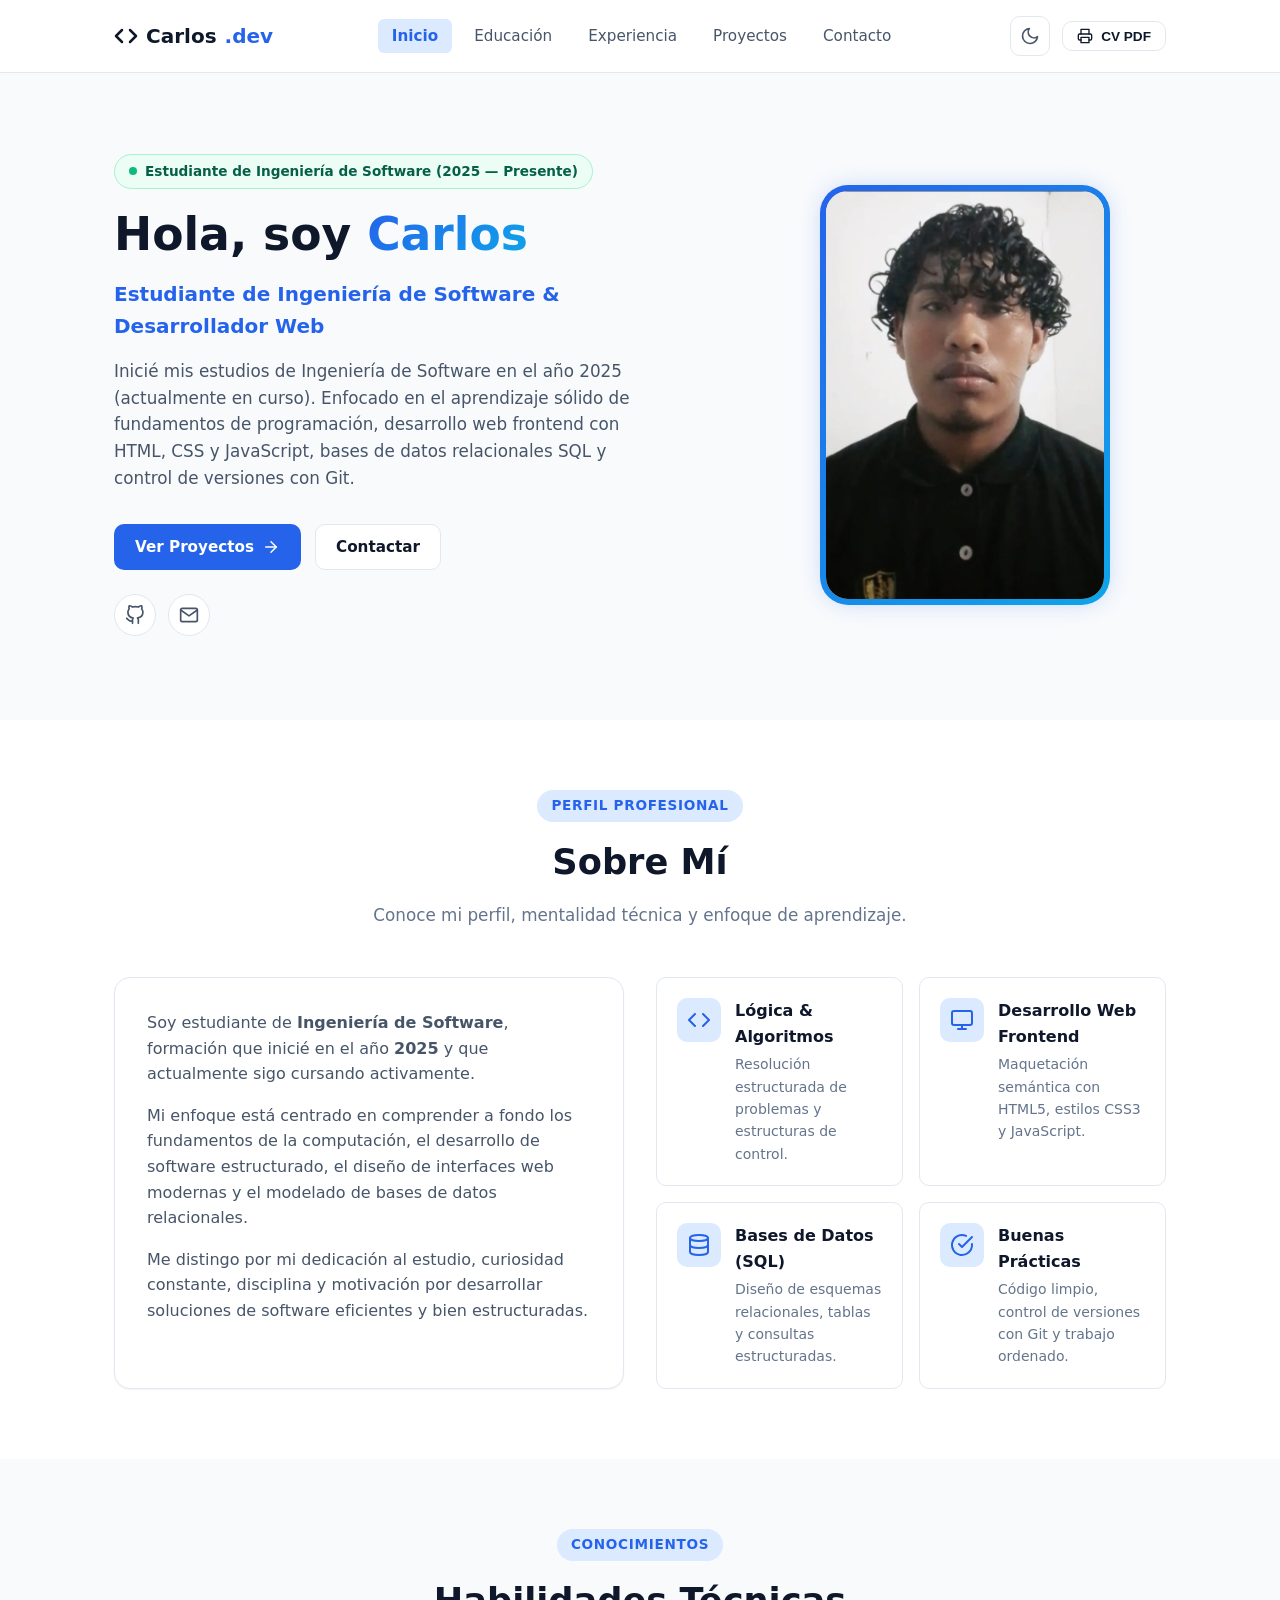
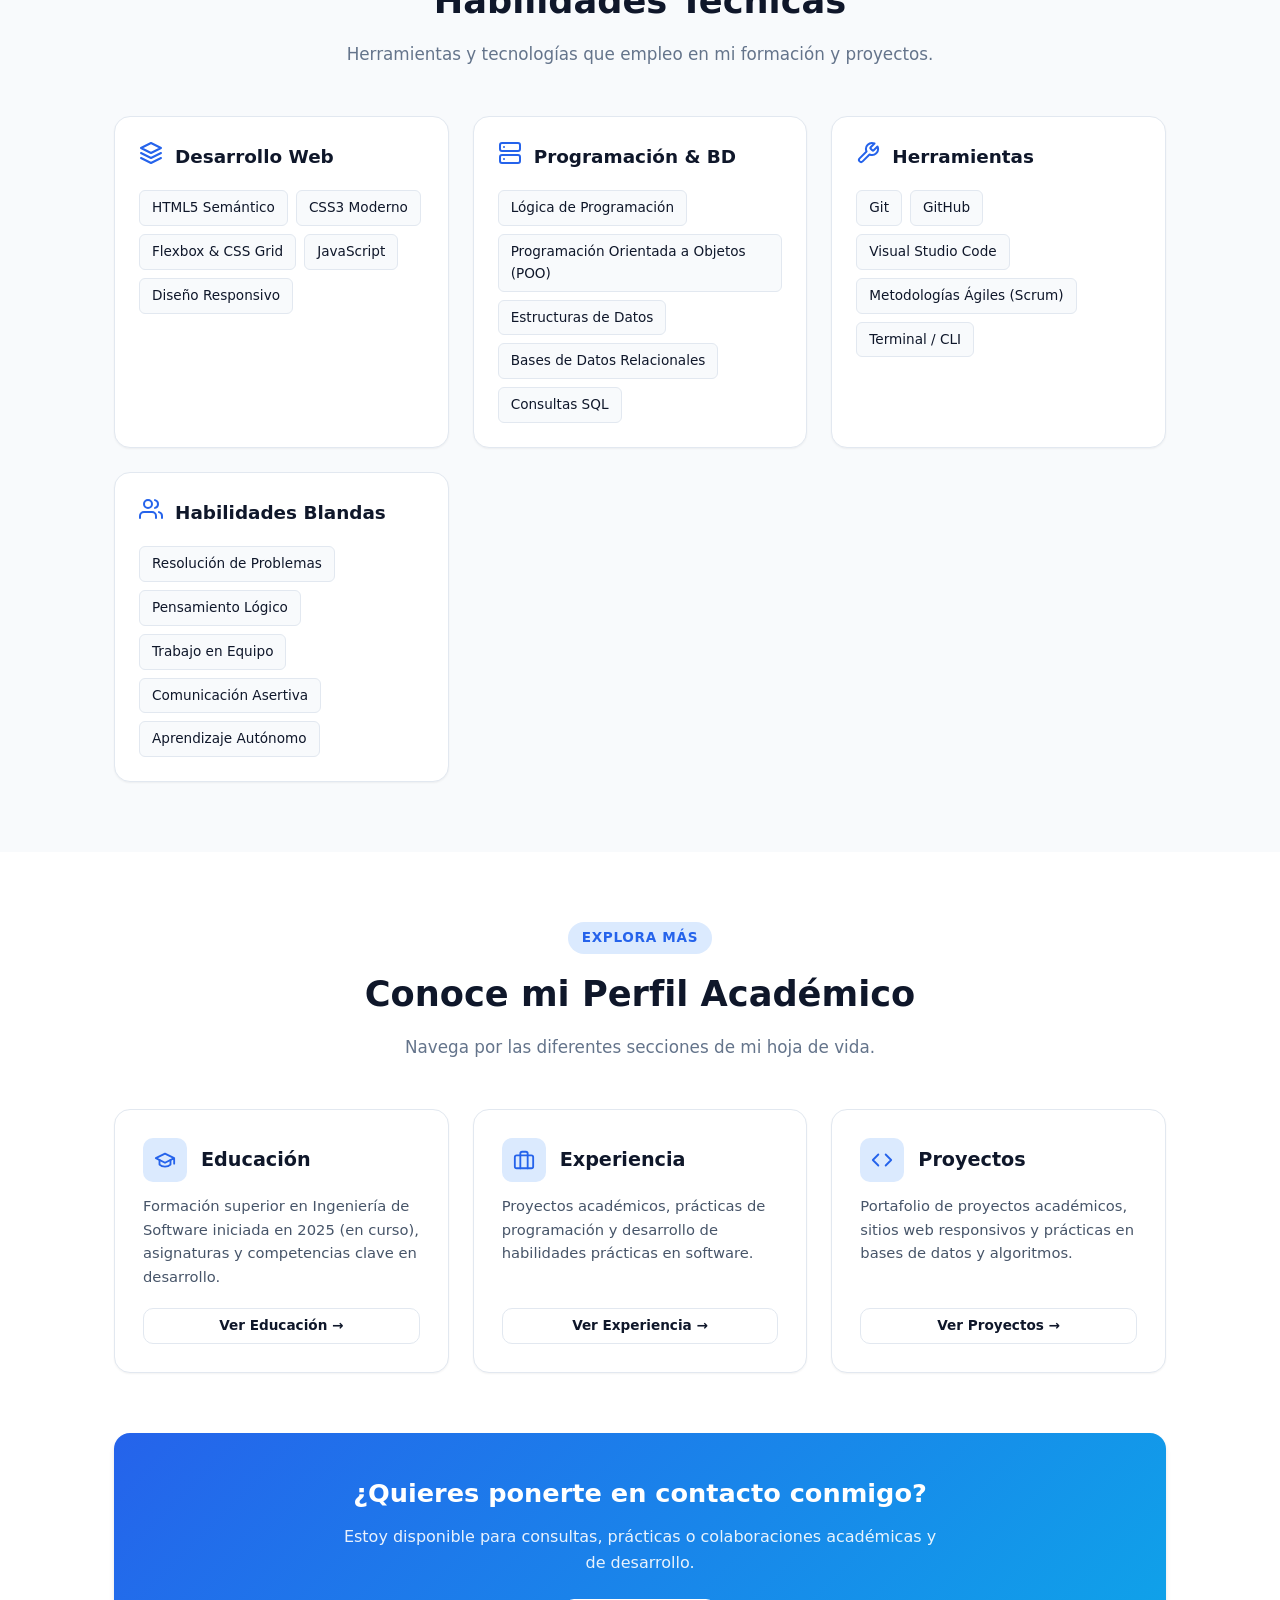
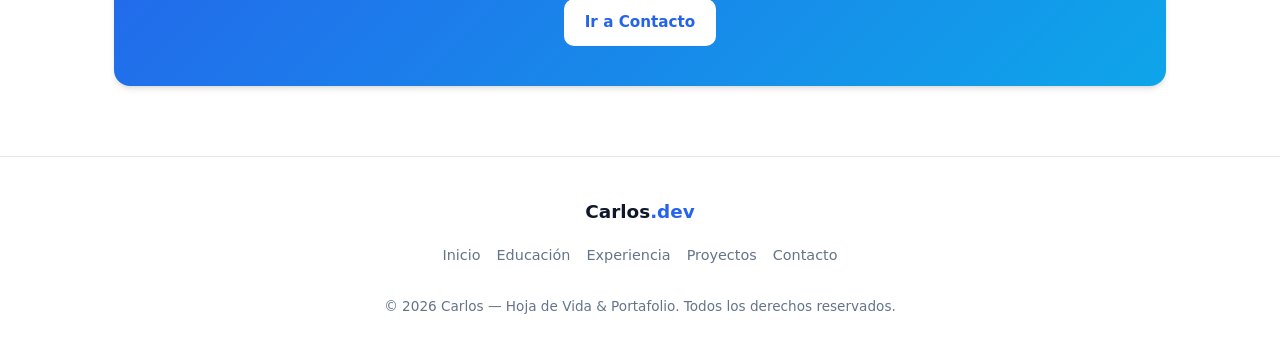
<file: index.html>
<!DOCTYPE html>
<html lang="es">
<head>
  <meta charset="UTF-8">
  <meta name="viewport" content="width=device-width, initial-scale=1.0">
  <title>Carlos — Inicio | Estudiante de Ingeniería de Software</title>
  <meta name="description" content="Hoja de vida de Carlos. Estudiante de Ingeniería de Software desde 2025 enfocado en desarrollo web, programación y bases de datos.">
  <meta name="keywords" content="Carlos, Portafolio, Hoja de vida, Ingenieria de Software, HTML, CSS, JavaScript, SQL, Git">
  <meta name="author" content="Carlos">
  
  <!-- Hojas de estilo globales -->
  <link rel="stylesheet" href="styles.css">
  
  <!-- Lógica principal -->
  <script src="script.js" defer></script>
</head>
<body>

  <!-- =========================================================================
      Encabezado y barra de navegación fija
       ========================================================================= -->
  <header class="header">
    <div class="container nav-container">
      <a href="index.html" class="logo" aria-label="Carlos.dev - Inicio">
        <svg width="24" height="24" viewBox="0 0 24 24" fill="none" stroke="currentColor" stroke-width="2.5" stroke-linecap="round" stroke-linejoin="round">
          <polyline points="16 18 22 12 16 6"></polyline>
          <polyline points="8 6 2 12 8 18"></polyline>
        </svg>
        Carlos<span>.dev</span>
      </a>

      <!-- Menú de navegación multipágina -->
      <nav aria-label="Navegación principal">
        <ul class="nav-links" id="nav-links">
          <li><a href="index.html" class="nav-link active">Inicio</a></li>
          <li><a href="educacion.html" class="nav-link">Educación</a></li>
          <li><a href="experiencia.html" class="nav-link">Experiencia</a></li>
          <li><a href="proyectos.html" class="nav-link">Proyectos</a></li>
          <li><a href="contacto.html" class="nav-link">Contacto</a></li>
        </ul>
      </nav>

      <!-- Acciones de navegación -->
      <div class="nav-actions">
        <!-- Alternar modo oscuro -->
        <button class="btn-icon" id="theme-toggle" type="button" aria-label="Cambiar tema claro u oscuro" title="Cambiar tema">
          <svg id="theme-icon-sun" width="20" height="20" viewBox="0 0 24 24" fill="none" stroke="currentColor" stroke-width="2" stroke-linecap="round" stroke-linejoin="round" style="display:none;">
            <circle cx="12" cy="7" r="4"></circle>
            <line x1="12" y1="1" x2="12" y2="3"></line>
            <line x1="12" y1="21" x2="12" y2="23"></line>
            <line x1="4.22" y1="4.22" x2="5.64" y2="5.64"></line>
            <line x1="18.36" y1="18.36" x2="19.78" y2="19.78"></line>
            <line x1="1" y1="12" x2="3" y2="12"></line>
            <line x1="21" y1="12" x2="23" y2="12"></line>
            <line x1="4.22" y1="19.78" x2="5.64" y2="18.36"></line>
            <line x1="18.36" y1="5.64" x2="19.78" y2="4.22"></line>
          </svg>
          <svg id="theme-icon-moon" width="20" height="20" viewBox="0 0 24 24" fill="none" stroke="currentColor" stroke-width="2" stroke-linecap="round" stroke-linejoin="round">
            <path d="M21 12.79A9 9 0 1 1 11.21 3 7 7 0 0 0 21 12.79z"></path>
          </svg>
        </button>

        <!-- Botón para imprimir el CV -->
        <button class="btn btn-secondary btn-sm" onclick="window.print()" type="button" title="Imprimir o Guardar como PDF" aria-label="Imprimir currículum">
          <svg width="16" height="16" viewBox="0 0 24 24" fill="none" stroke="currentColor" stroke-width="2" stroke-linecap="round" stroke-linejoin="round">
            <polyline points="6 9 6 2 18 2 18 9"></polyline>
            <path d="M6 18H4a2 2 0 0 1-2-2v-5a2 2 0 0 1 2-2h16a2 2 0 0 1 2 2v5a2 2 0 0 1-2 2h-2"></path>
            <rect x="6" y="14" width="12" height="8"></rect>
          </svg>
          <span>CV PDF</span>
        </button>

        <!-- Menú móvil -->
        <button class="btn-icon menu-toggle" id="menu-toggle" type="button" aria-label="Abrir menú de navegación" aria-expanded="false">
          <svg width="22" height="22" viewBox="0 0 24 24" fill="none" stroke="currentColor" stroke-width="2" stroke-linecap="round" stroke-linejoin="round">
            <line x1="3" y1="12" x2="21" y2="12"></line>
            <line x1="3" y1="6" x2="21" y2="6"></line>
            <line x1="3" y1="18" x2="21" y2="18"></line>
          </svg>
        </button>
      </div>
    </div>
  </header>

  <main>
    <!-- =========================================================================
         Sección principal de presentación
         ========================================================================= -->
    <section class="hero">
      <div class="container">
        <div class="hero-grid">
          <div class="hero-info">
            <div class="hero-status">
              <span class="status-dot"></span>
              Estudiante de Ingeniería de Software (2025 — Presente)
            </div>
            
            <h1 class="hero-title">
              Hola, soy <span class="gradient-text">Carlos</span>
            </h1>
            
            <p class="hero-subtitle">
              Estudiante de Ingeniería de Software & Desarrollador Web
            </p>
            
            <p class="hero-description">
              Inicié mis estudios de Ingeniería de Software en el año 2025 (actualmente en curso). Enfocado en el aprendizaje sólido de fundamentos de programación, desarrollo web frontend con HTML, CSS y JavaScript, bases de datos relacionales SQL y control de versiones con Git.
            </p>
            
            <div class="hero-actions">
              <a href="proyectos.html" class="btn btn-primary">
                Ver Proyectos
                <svg width="18" height="18" viewBox="0 0 24 24" fill="none" stroke="currentColor" stroke-width="2" stroke-linecap="round" stroke-linejoin="round">
                  <line x1="5" y1="12" x2="19" y2="12"></line>
                  <polyline points="12 5 19 12 12 19"></polyline>
                </svg>
              </a>
              <a href="contacto.html" class="btn btn-secondary">
                Contactar
              </a>
            </div>

            <!-- Redes sociales -->
            <div class="social-links">
              <a href="https://github.com" target="_blank" rel="noopener noreferrer" class="social-btn" aria-label="Perfil de GitHub" title="GitHub">
                <svg width="20" height="20" viewBox="0 0 24 24" fill="none" stroke="currentColor" stroke-width="2" stroke-linecap="round" stroke-linejoin="round">
                  <path d="M9 19c-5 1.5-5-2.5-7-3m14 6v-3.87a3.37 3.37 0 0 0-.94-2.61c3.14-.35 6.44-1.54 6.44-7A5.44 5.44 0 0 0 20 4.77 5.07 5.07 0 0 0 19.91 1S18.73.65 16 2.48a13.38 13.38 0 0 0-7 0C6.27.65 5.09 1 5.09 1A5.07 5.07 0 0 0 5 4.77a5.44 5.44 0 0 0-1.5 3.78c0 5.42 3.3 6.61 6.44 7A3.37 3.37 0 0 0 9 18.13V22"></path>
                </svg>
              </a>
              <a href="mailto:buelvascastillocarloseduardo@gmail.com" class="social-btn" aria-label="Enviar Correo" title="Correo">
                <svg width="20" height="20" viewBox="0 0 24 24" fill="none" stroke="currentColor" stroke-width="2" stroke-linecap="round" stroke-linejoin="round">
                  <path d="M4 4h16c1.1 0 2 .9 2 2v12c0 1.1-.9 2-2 2H4c-1.1 0-2-.9-2-2V6c0-1.1.9-2 2-2z"></path>
                  <polyline points="22,6 12,13 2,6"></polyline>
                </svg>
              </a>
            </div>

            <div class="print-contact" aria-label="Información de contacto para el CV">
              <span>buelvascastillocarloseduardo@gmail.com</span>
              <span>San Juan Nepomuceno, Bolívar, Colombia</span>
              <span>github.com</span>
            </div>
          </div>

          <!-- Avatar con imagen alternativa en SVG -->
          <div class="hero-avatar-wrapper">
            <div class="avatar-card">
              <div class="avatar-inner">
                <img src="img/foto-perfil.jpg" alt="Foto de perfil de Carlos" class="avatar-img" onerror="handleImageError(this)">
                <div class="avatar-placeholder" id="avatar-placeholder">
                  <svg viewBox="0 0 24 24" fill="none" stroke="currentColor" stroke-linecap="round" stroke-linejoin="round">
                    <path d="M20 21v-2a4 4 0 0 0-4-4H8a4 4 0 0 0-4 4v2"></path>
                    <circle cx="12" cy="7" r="4"></circle>
                  </svg>
                  <span>Carlos</span>
                </div>
              </div>
            </div>
          </div>
        </div>
      </div>
    </section>

    <!-- =========================================================================
         Sobre mí y enfoque académico
         ========================================================================= -->
    <section class="section section-alt">
      <div class="container">
        <div class="section-header">
          <span class="section-badge">Perfil Profesional</span>
          <h2 class="section-title">Sobre Mí</h2>
          <p class="section-subtitle">Conoce mi perfil, mentalidad técnica y enfoque de aprendizaje.</p>
        </div>

        <div class="about-grid">
          <div class="about-card">
            <p>
              Soy estudiante de <strong>Ingeniería de Software</strong>, formación que inicié en el año <strong>2025</strong> y que actualmente sigo cursando activamente.
            </p>
            <p>
              Mi enfoque está centrado en comprender a fondo los fundamentos de la computación, el desarrollo de software estructurado, el diseño de interfaces web modernas y el modelado de bases de datos relacionales.
            </p>
            <p>
              Me distingo por mi dedicación al estudio, curiosidad constante, disciplina y motivación por desarrollar soluciones de software eficientes y bien estructuradas.
            </p>
          </div>

          <div class="about-highlights">
            <div class="highlight-box">
              <div class="highlight-icon">
                <svg width="24" height="24" viewBox="0 0 24 24" fill="none" stroke="currentColor" stroke-width="2" stroke-linecap="round" stroke-linejoin="round">
                  <polyline points="16 18 22 12 16 6"></polyline>
                  <polyline points="8 6 2 12 8 18"></polyline>
                </svg>
              </div>
              <div class="highlight-content">
                <h4>Lógica & Algoritmos</h4>
                <p>Resolución estructurada de problemas y estructuras de control.</p>
              </div>
            </div>

            <div class="highlight-box">
              <div class="highlight-icon">
                <svg width="24" height="24" viewBox="0 0 24 24" fill="none" stroke="currentColor" stroke-width="2" stroke-linecap="round" stroke-linejoin="round">
                  <rect x="2" y="3" width="20" height="14" rx="2" ry="2"></rect>
                  <line x1="8" y1="21" x2="16" y2="21"></line>
                  <line x1="12" y1="17" x2="12" y2="21"></line>
                </svg>
              </div>
              <div class="highlight-content">
                <h4>Desarrollo Web Frontend</h4>
                <p>Maquetación semántica con HTML5, estilos CSS3 y JavaScript.</p>
              </div>
            </div>

            <div class="highlight-box">
              <div class="highlight-icon">
                <svg width="24" height="24" viewBox="0 0 24 24" fill="none" stroke="currentColor" stroke-width="2" stroke-linecap="round" stroke-linejoin="round">
                  <ellipse cx="12" cy="5" rx="9" ry="3"></ellipse>
                  <path d="M21 12c0 1.66-4 3-9 3s-9-1.34-9-3"></path>
                  <path d="M3 5v14c0 1.66 4 3 9 3s9-1.34 9-3V5"></path>
                </svg>
              </div>
              <div class="highlight-content">
                <h4>Bases de Datos (SQL)</h4>
                <p>Diseño de esquemas relacionales, tablas y consultas estructuradas.</p>
              </div>
            </div>

            <div class="highlight-box">
              <div class="highlight-icon">
                <svg width="24" height="24" viewBox="0 0 24 24" fill="none" stroke="currentColor" stroke-width="2" stroke-linecap="round" stroke-linejoin="round">
                  <path d="M22 11.08V12a10 10 0 1 1-5.93-9.14"></path>
                  <polyline points="22 4 12 14.01 9 11.01"></polyline>
                </svg>
              </div>
              <div class="highlight-content">
                <h4>Buenas Prácticas</h4>
                <p>Código limpio, control de versiones con Git y trabajo ordenado.</p>
              </div>
            </div>
          </div>
        </div>
      </div>
    </section>

    <!-- =========================================================================
         Habilidades técnicas
         ========================================================================= -->
    <section class="section">
      <div class="container">
        <div class="section-header">
          <span class="section-badge">Conocimientos</span>
          <h2 class="section-title">Habilidades Técnicas</h2>
          <p class="section-subtitle">Herramientas y tecnologías que empleo en mi formación y proyectos.</p>
        </div>

        <div class="skills-grid">
          <!-- Desarrollo de interfaces web -->
          <div class="skill-category-card">
            <div class="skill-card-header">
              <div class="icon">
                <svg width="24" height="24" viewBox="0 0 24 24" fill="none" stroke="currentColor" stroke-width="2" stroke-linecap="round" stroke-linejoin="round">
                  <polygon points="12 2 2 7 12 12 22 7 12 2"></polygon>
                  <polyline points="2 17 12 22 22 17"></polyline>
                  <polyline points="2 12 12 17 22 12"></polyline>
                </svg>
              </div>
              <h3>Desarrollo Web</h3>
            </div>
            <div class="tags-list">
              <span class="tag-badge">HTML5 Semántico</span>
              <span class="tag-badge">CSS3 Moderno</span>
              <span class="tag-badge">Flexbox & CSS Grid</span>
              <span class="tag-badge">JavaScript</span>
              <span class="tag-badge">Diseño Responsivo</span>
            </div>
          </div>

          <!-- Fundamentos de software y bases de datos -->
          <div class="skill-category-card">
            <div class="skill-card-header">
              <div class="icon">
                <svg width="24" height="24" viewBox="0 0 24 24" fill="none" stroke="currentColor" stroke-width="2" stroke-linecap="round" stroke-linejoin="round">
                  <rect x="2" y="2" width="20" height="8" rx="2" ry="2"></rect>
                  <rect x="2" y="14" width="20" height="8" rx="2" ry="2"></rect>
                  <line x1="6" y1="6" x2="6.01" y2="6"></line>
                  <line x1="6" y1="18" x2="6.01" y2="18"></line>
                </svg>
              </div>
              <h3>Programación & BD</h3>
            </div>
            <div class="tags-list">
              <span class="tag-badge">Lógica de Programación</span>
              <span class="tag-badge">Programación Orientada a Objetos (POO)</span>
              <span class="tag-badge">Estructuras de Datos</span>
              <span class="tag-badge">Bases de Datos Relacionales</span>
              <span class="tag-badge">Consultas SQL</span>
            </div>
          </div>

          <!-- Herramientas de trabajo -->
          <div class="skill-category-card">
            <div class="skill-card-header">
              <div class="icon">
                <svg width="24" height="24" viewBox="0 0 24 24" fill="none" stroke="currentColor" stroke-width="2" stroke-linecap="round" stroke-linejoin="round">
                  <path d="M14.7 6.3a1 1 0 0 0 0 1.4l1.6 1.6a1 1 0 0 0 1.4 0l3.77-3.77a6 6 0 0 1-7.94 7.94l-6.91 6.91a2.12 2.12 0 0 1-3-3l6.91-6.91a6 6 0 0 1 7.94-7.94l-3.76 3.76z"></path>
                </svg>
              </div>
              <h3>Herramientas</h3>
            </div>
            <div class="tags-list">
              <span class="tag-badge">Git</span>
              <span class="tag-badge">GitHub</span>
              <span class="tag-badge">Visual Studio Code</span>
              <span class="tag-badge">Metodologías Ágiles (Scrum)</span>
              <span class="tag-badge">Terminal / CLI</span>
            </div>
          </div>

          <!-- Habilidades interpersonales -->
          <div class="skill-category-card">
            <div class="skill-card-header">
              <div class="icon">
                <svg width="24" height="24" viewBox="0 0 24 24" fill="none" stroke="currentColor" stroke-width="2" stroke-linecap="round" stroke-linejoin="round">
                  <path d="M17 21v-2a4 4 0 0 0-4-4H5a4 4 0 0 0-4 4v2"></path>
                  <circle cx="9" cy="7" r="4"></circle>
                  <path d="M23 21v-2a4 4 0 0 0-3-3.87"></path>
                  <path d="M16 3.13a4 4 0 0 1 0 7.75"></path>
                </svg>
              </div>
              <h3>Habilidades Blandas</h3>
            </div>
            <div class="tags-list">
              <span class="tag-badge">Resolución de Problemas</span>
              <span class="tag-badge">Pensamiento Lógico</span>
              <span class="tag-badge">Trabajo en Equipo</span>
              <span class="tag-badge">Comunicación Asertiva</span>
              <span class="tag-badge">Aprendizaje Autónomo</span>
            </div>
          </div>
        </div>
      </div>
    </section>

    <!-- =========================================================================
         Exploración Rápida de Secciones
         ========================================================================= -->
    <section class="section section-alt">
      <div class="container">
        <div class="section-header">
          <span class="section-badge">Explora Más</span>
          <h2 class="section-title">Conoce mi Perfil Académico</h2>
          <p class="section-subtitle">Navega por las diferentes secciones de mi hoja de vida.</p>
        </div>

        <div class="quick-nav-grid">
          <!-- Tarjeta de educación -->
          <div class="quick-nav-card">
            <div>
              <div class="quick-nav-header">
                <div class="quick-nav-icon">
                  <svg width="22" height="22" viewBox="0 0 24 24" fill="none" stroke="currentColor" stroke-width="2" stroke-linecap="round" stroke-linejoin="round">
                    <path d="M22 10v6M2 10l10-5 10 5-10 5z"></path>
                    <path d="M6 12v5c3 3 9 3 12 0v-5"></path>
                  </svg>
                </div>
                <h3>Educación</h3>
              </div>
              <p>Formación superior en Ingeniería de Software iniciada en 2025 (en curso), asignaturas y competencias clave en desarrollo.</p>
            </div>
            <a href="educacion.html" class="btn btn-secondary btn-sm">
              Ver Educación →
            </a>
          </div>

          <!-- Tarjeta de experiencia -->
          <div class="quick-nav-card">
            <div>
              <div class="quick-nav-header">
                <div class="quick-nav-icon">
                  <svg width="22" height="22" viewBox="0 0 24 24" fill="none" stroke="currentColor" stroke-width="2" stroke-linecap="round" stroke-linejoin="round">
                    <rect x="2" y="7" width="20" height="14" rx="2" ry="2"></rect>
                    <path d="M16 21V5a2 2 0 0 0-2-2h-4a2 2 0 0 0-2 2v16"></path>
                  </svg>
                </div>
                <h3>Experiencia</h3>
              </div>
              <p>Proyectos académicos, prácticas de programación y desarrollo de habilidades prácticas en software.</p>
            </div>
            <a href="experiencia.html" class="btn btn-secondary btn-sm">
              Ver Experiencia →
            </a>
          </div>

          <!-- Tarjeta de proyectos -->
          <div class="quick-nav-card">
            <div>
              <div class="quick-nav-header">
                <div class="quick-nav-icon">
                  <svg width="22" height="22" viewBox="0 0 24 24" fill="none" stroke="currentColor" stroke-width="2" stroke-linecap="round" stroke-linejoin="round">
                    <polyline points="16 18 22 12 16 6"></polyline>
                    <polyline points="8 6 2 12 8 18"></polyline>
                  </svg>
                </div>
                <h3>Proyectos</h3>
              </div>
              <p>Portafolio de proyectos académicos, sitios web responsivos y prácticas en bases de datos y algoritmos.</p>
            </div>
            <a href="proyectos.html" class="btn btn-secondary btn-sm">
              Ver Proyectos →
            </a>
          </div>
        </div>

        <!-- Banner de contacto -->
        <div class="cta-banner">
          <h3>¿Quieres ponerte en contacto conmigo?</h3>
          <p>Estoy disponible para consultas, prácticas o colaboraciones académicas y de desarrollo.</p>
          <a href="contacto.html" class="btn">
            Ir a Contacto
          </a>
        </div>
      </div>
    </section>
  </main>

  <!-- =========================================================================
      Pie de página
       ========================================================================= -->
  <footer class="footer">
    <div class="container footer-content">
      <div class="footer-logo">Carlos<span>.dev</span></div>
      <ul class="footer-links">
        <li><a href="index.html">Inicio</a></li>
        <li><a href="educacion.html">Educación</a></li>
        <li><a href="experiencia.html">Experiencia</a></li>
        <li><a href="proyectos.html">Proyectos</a></li>
        <li><a href="contacto.html">Contacto</a></li>
      </ul>
      <p class="footer-copy">
        &copy; 2026 Carlos — Hoja de Vida & Portafolio. Todos los derechos reservados.
      </p>
    </div>
  </footer>

  <!-- Contenedor de notificaciones -->
  <div id="toast" class="toast" role="status" aria-live="polite"></div>

</body>
</html>
</file>
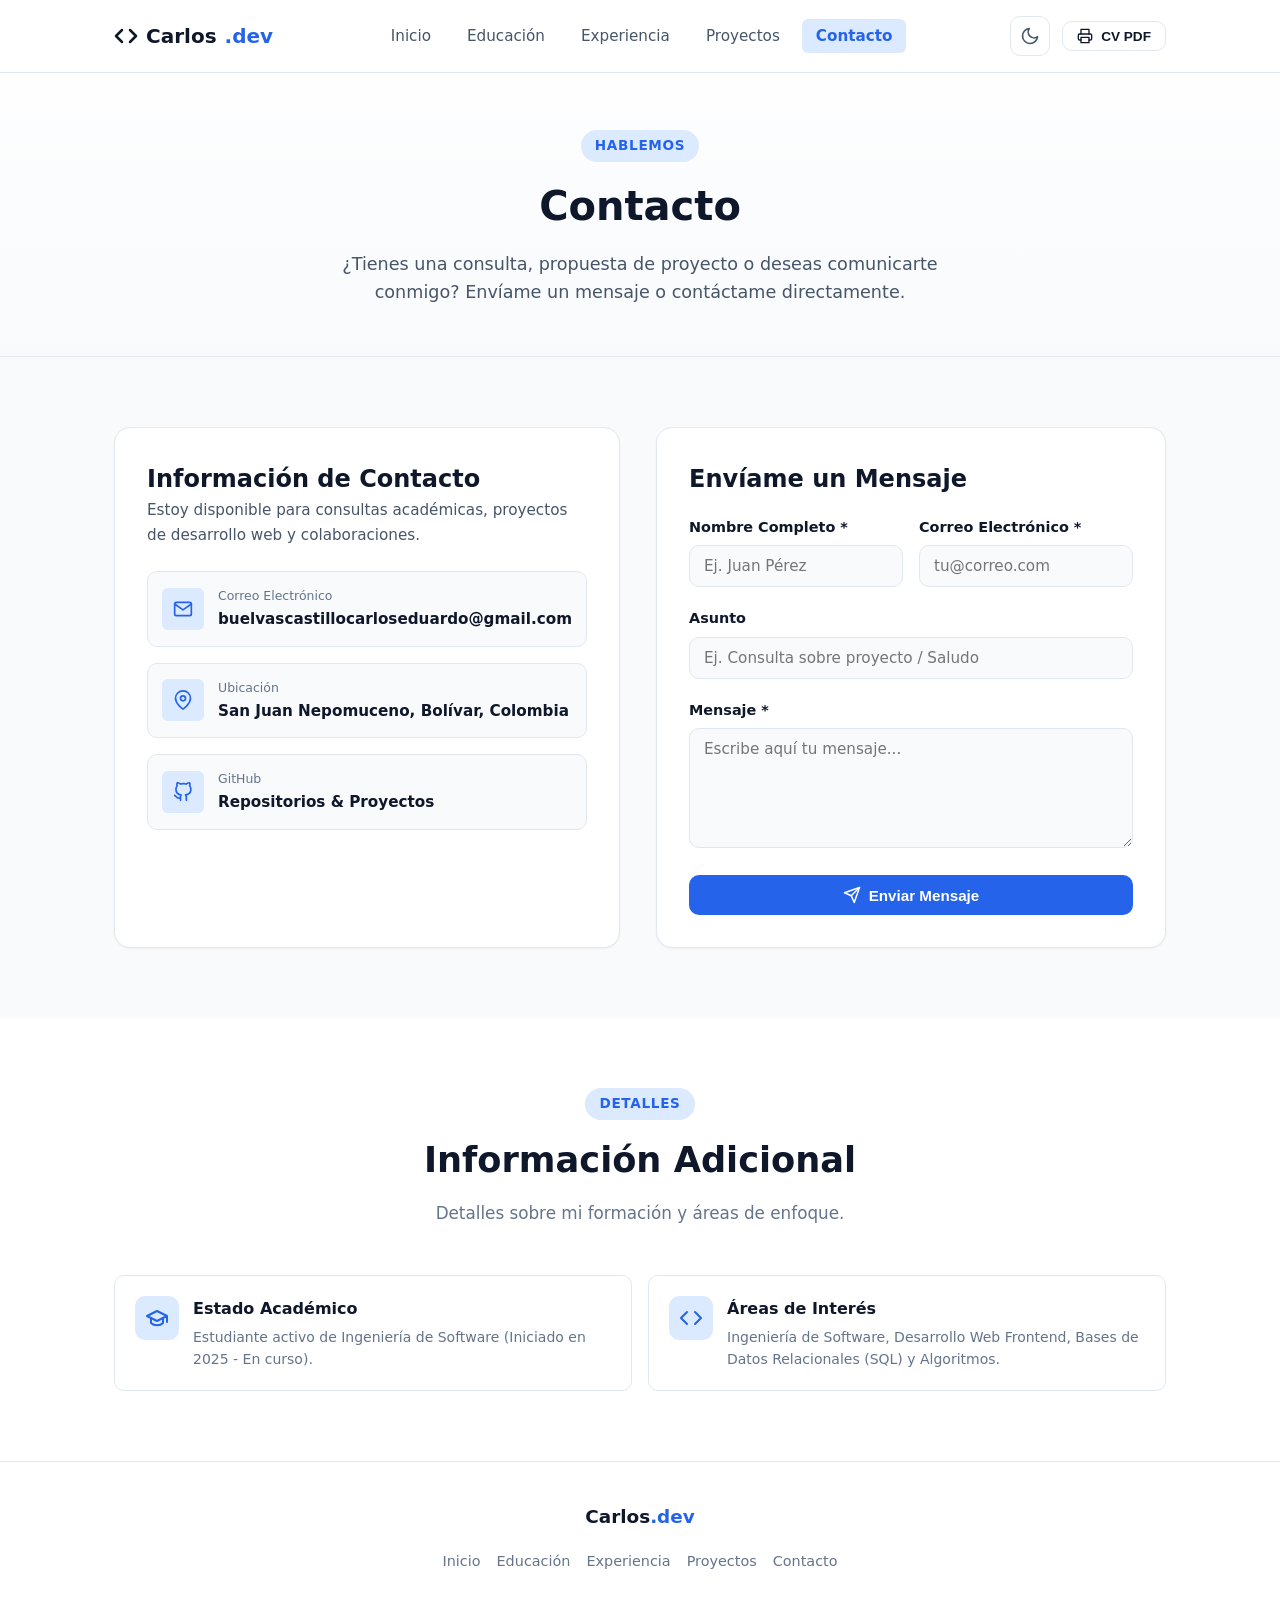
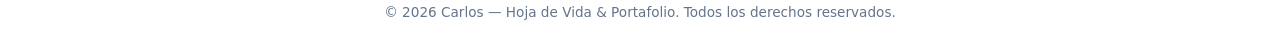
<file: contacto.html>
<!DOCTYPE html>
<html lang="es">
<head>
  <meta charset="UTF-8">
  <meta name="viewport" content="width=device-width, initial-scale=1.0">
  <title>Carlos — Contacto | Estudiante de Ingeniería de Software</title>
  <meta name="description" content="Ponte en contacto con Carlos, estudiante de Ingeniería de Software (2025 — Presente).">
  <meta name="keywords" content="Contacto, Carlos, Estudiante, Ingenieria de Software, Desarrollo Web">
  <meta name="author" content="Carlos">
  
  <!-- Hojas de estilo globales -->
  <link rel="stylesheet" href="styles.css">
  
  <!-- Lógica principal -->
  <script src="script.js" defer></script>
</head>
<body>

  <!-- =========================================================================
      Encabezado y barra de navegación fija
       ========================================================================= -->
  <header class="header">
    <div class="container nav-container">
      <a href="index.html" class="logo" aria-label="Carlos.dev - Inicio">
        <svg width="24" height="24" viewBox="0 0 24 24" fill="none" stroke="currentColor" stroke-width="2.5" stroke-linecap="round" stroke-linejoin="round">
          <polyline points="16 18 22 12 16 6"></polyline>
          <polyline points="8 6 2 12 8 18"></polyline>
        </svg>
        Carlos<span>.dev</span>
      </a>

      <nav aria-label="Navegación principal">
        <ul class="nav-links" id="nav-links">
          <li><a href="index.html" class="nav-link">Inicio</a></li>
          <li><a href="educacion.html" class="nav-link">Educación</a></li>
          <li><a href="experiencia.html" class="nav-link">Experiencia</a></li>
          <li><a href="proyectos.html" class="nav-link">Proyectos</a></li>
          <li><a href="contacto.html" class="nav-link active">Contacto</a></li>
        </ul>
      </nav>

      <div class="nav-actions">
        <button class="btn-icon" id="theme-toggle" type="button" aria-label="Cambiar tema claro u oscuro" title="Cambiar tema">
          <svg id="theme-icon-sun" width="20" height="20" viewBox="0 0 24 24" fill="none" stroke="currentColor" stroke-width="2" stroke-linecap="round" stroke-linejoin="round" style="display:none;">
            <circle cx="12" cy="7" r="4"></circle>
            <line x1="12" y1="1" x2="12" y2="3"></line>
            <line x1="12" y1="21" x2="12" y2="23"></line>
            <line x1="4.22" y1="4.22" x2="5.64" y2="5.64"></line>
            <line x1="18.36" y1="18.36" x2="19.78" y2="19.78"></line>
            <line x1="1" y1="12" x2="3" y2="12"></line>
            <line x1="21" y1="12" x2="23" y2="12"></line>
            <line x1="4.22" y1="19.78" x2="5.64" y2="18.36"></line>
            <line x1="18.36" y1="5.64" x2="19.78" y2="4.22"></line>
          </svg>
          <svg id="theme-icon-moon" width="20" height="20" viewBox="0 0 24 24" fill="none" stroke="currentColor" stroke-width="2" stroke-linecap="round" stroke-linejoin="round">
            <path d="M21 12.79A9 9 0 1 1 11.21 3 7 7 0 0 0 21 12.79z"></path>
          </svg>
        </button>

        <button class="btn btn-secondary btn-sm" onclick="window.print()" type="button" title="Imprimir o Guardar como PDF" aria-label="Imprimir currículum">
          <svg width="16" height="16" viewBox="0 0 24 24" fill="none" stroke="currentColor" stroke-width="2" stroke-linecap="round" stroke-linejoin="round">
            <polyline points="6 9 6 2 18 2 18 9"></polyline>
            <path d="M6 18H4a2 2 0 0 1-2-2v-5a2 2 0 0 1 2-2h16a2 2 0 0 1 2 2v5a2 2 0 0 1-2 2h-2"></path>
            <rect x="6" y="14" width="12" height="8"></rect>
          </svg>
          <span>CV PDF</span>
        </button>

        <button class="btn-icon menu-toggle" id="menu-toggle" type="button" aria-label="Abrir menú de navegación" aria-expanded="false">
          <svg width="22" height="22" viewBox="0 0 24 24" fill="none" stroke="currentColor" stroke-width="2" stroke-linecap="round" stroke-linejoin="round">
            <line x1="3" y1="12" x2="21" y2="12"></line>
            <line x1="3" y1="6" x2="21" y2="6"></line>
            <line x1="3" y1="18" x2="21" y2="18"></line>
          </svg>
        </button>
      </div>
    </div>
  </header>

  <main>
    <!-- =========================================================================
         Encabezado de la página
         ========================================================================= -->
    <header class="page-header">
      <div class="container">
        <span class="section-badge">Hablemos</span>
        <h1 class="page-title">Contacto</h1>
        <p class="page-subtitle">
          ¿Tienes una consulta, propuesta de proyecto o deseas comunicarte conmigo? Envíame un mensaje o contáctame directamente.
        </p>
      </div>
    </header>

    <!-- =========================================================================
         Cuadrícula de contacto (información y formulario)
         ========================================================================= -->
    <section class="section">
      <div class="container">
        <div class="contact-grid">
          <!-- Columna 1: datos de contacto directo -->
          <div class="contact-info-card">
            <h2>Información de Contacto</h2>
            <p>
              Estoy disponible para consultas académicas, proyectos de desarrollo web y colaboraciones.
            </p>

            <div class="contact-methods">
              <a href="mailto:buelvascastillocarloseduardo@gmail.com" class="contact-method-item">
                <div class="contact-icon-wrapper">
                  <svg width="20" height="20" viewBox="0 0 24 24" fill="none" stroke="currentColor" stroke-width="2" stroke-linecap="round" stroke-linejoin="round">
                    <path d="M4 4h16c1.1 0 2 .9 2 2v12c0 1.1-.9 2-2 2H4c-1.1 0-2-.9-2-2V6c0-1.1.9-2 2-2z"></path>
                    <polyline points="22,6 12,13 2,6"></polyline>
                  </svg>
                </div>
                <div class="contact-method-text">
                  <span>Correo Electrónico</span>
                  <strong>buelvascastillocarloseduardo@gmail.com</strong>
                </div>
              </a>

              <div class="contact-method-item">
                <div class="contact-icon-wrapper">
                  <svg width="20" height="20" viewBox="0 0 24 24" fill="none" stroke="currentColor" stroke-width="2" stroke-linecap="round" stroke-linejoin="round">
                    <path d="M21 10c0 7-9 13-9 13s-9-6-9-13a9 9 0 0 1 18 0z"></path>
                    <circle cx="12" cy="10" r="3"></circle>
                  </svg>
                </div>
                <div class="contact-method-text">
                  <span>Ubicación</span>
                  <strong>San Juan Nepomuceno, Bolívar, Colombia</strong>
                </div>
              </div>

              <a href="https://github.com" target="_blank" rel="noopener noreferrer" class="contact-method-item">
                <div class="contact-icon-wrapper">
                  <svg width="20" height="20" viewBox="0 0 24 24" fill="none" stroke="currentColor" stroke-width="2" stroke-linecap="round" stroke-linejoin="round">
                    <path d="M9 19c-5 1.5-5-2.5-7-3m14 6v-3.87a3.37 3.37 0 0 0-.94-2.61c3.14-.35 6.44-1.54 6.44-7A5.44 5.44 0 0 0 20 4.77 5.07 5.07 0 0 0 19.91 1S18.73.65 16 2.48a13.38 13.38 0 0 0-7 0C6.27.65 5.09 1 5.09 1A5.07 5.07 0 0 0 5 4.77a5.44 5.44 0 0 0-1.5 3.78c0 5.42 3.3 6.61 6.44 7A3.37 3.37 0 0 0 9 18.13V22"></path>
                  </svg>
                </div>
                <div class="contact-method-text">
                  <span>GitHub</span>
                  <strong>Repositorios & Proyectos</strong>
                </div>
              </a>
            </div>
          </div>

          <!-- Columna 2: formulario con validación interactiva -->
          <div class="contact-form-card">
            <h2>Envíame un Mensaje</h2>
            <form id="contact-form" novalidate style="margin-top: 18px;">
              <div class="form-row">
                <div class="form-group">
                  <label for="nombre" class="form-label">Nombre Completo *</label>
                  <input type="text" id="nombre" name="nombre" class="form-control" placeholder="Ej. Juan Pérez" required>
                </div>
                <div class="form-group">
                  <label for="email" class="form-label">Correo Electrónico *</label>
                  <input type="email" id="email" name="email" class="form-control" placeholder="tu@correo.com" required>
                </div>
              </div>

              <div class="form-group">
                <label for="asunto" class="form-label">Asunto</label>
                <input type="text" id="asunto" name="asunto" class="form-control" placeholder="Ej. Consulta sobre proyecto / Saludo">
              </div>

              <div class="form-group">
                <label for="mensaje" class="form-label">Mensaje *</label>
                <textarea id="mensaje" name="mensaje" class="form-control" placeholder="Escribe aquí tu mensaje..." required></textarea>
              </div>

              <button type="submit" class="btn btn-primary" style="width: 100%;">
                <svg width="18" height="18" viewBox="0 0 24 24" fill="none" stroke="currentColor" stroke-width="2" stroke-linecap="round" stroke-linejoin="round">
                  <line x1="22" y1="2" x2="11" y2="13"></line>
                  <polygon points="22 2 15 22 11 13 2 9 22 2"></polygon>
                </svg>
                Enviar Mensaje
              </button>
            </form>
          </div>
        </div>
      </div>
    </section>

    <!-- =========================================================================
         Información adicional
         ========================================================================= -->
    <section class="section section-alt">
      <div class="container">
        <div class="section-header">
          <span class="section-badge">Detalles</span>
          <h2 class="section-title">Información Adicional</h2>
          <p class="section-subtitle">Detalles sobre mi formación y áreas de enfoque.</p>
        </div>

        <div class="about-highlights" style="grid-template-columns: repeat(auto-fit, minmax(280px, 1fr));">
          <div class="highlight-box">
            <div class="highlight-icon">
              <svg width="24" height="24" viewBox="0 0 24 24" fill="none" stroke="currentColor" stroke-width="2" stroke-linecap="round" stroke-linejoin="round">
                <path d="M22 10v6M2 10l10-5 10 5-10 5z"></path>
                <path d="M6 12v5c3 3 9 3 12 0v-5"></path>
              </svg>
            </div>
            <div class="highlight-content">
              <h4>Estado Académico</h4>
              <p>Estudiante activo de Ingeniería de Software (Iniciado en 2025 - En curso).</p>
            </div>
          </div>

          <div class="highlight-box">
            <div class="highlight-icon">
              <svg width="24" height="24" viewBox="0 0 24 24" fill="none" stroke="currentColor" stroke-width="2" stroke-linecap="round" stroke-linejoin="round">
                <polyline points="16 18 22 12 16 6"></polyline>
                <polyline points="8 6 2 12 8 18"></polyline>
              </svg>
            </div>
            <div class="highlight-content">
              <h4>Áreas de Interés</h4>
              <p>Ingeniería de Software, Desarrollo Web Frontend, Bases de Datos Relacionales (SQL) y Algoritmos.</p>
            </div>
          </div>
        </div>
      </div>
    </section>
  </main>

  <!-- =========================================================================
      Pie de página
       ========================================================================= -->
  <footer class="footer">
    <div class="container footer-content">
      <div class="footer-logo">Carlos<span>.dev</span></div>
      <ul class="footer-links">
        <li><a href="index.html">Inicio</a></li>
        <li><a href="educacion.html">Educación</a></li>
        <li><a href="experiencia.html">Experiencia</a></li>
        <li><a href="proyectos.html">Proyectos</a></li>
        <li><a href="contacto.html">Contacto</a></li>
      </ul>
      <p class="footer-copy">
        &copy; 2026 Carlos — Hoja de Vida & Portafolio. Todos los derechos reservados.
      </p>
    </div>
  </footer>

  <div id="toast" class="toast" role="status" aria-live="polite"></div>

</body>
</html>
</file>
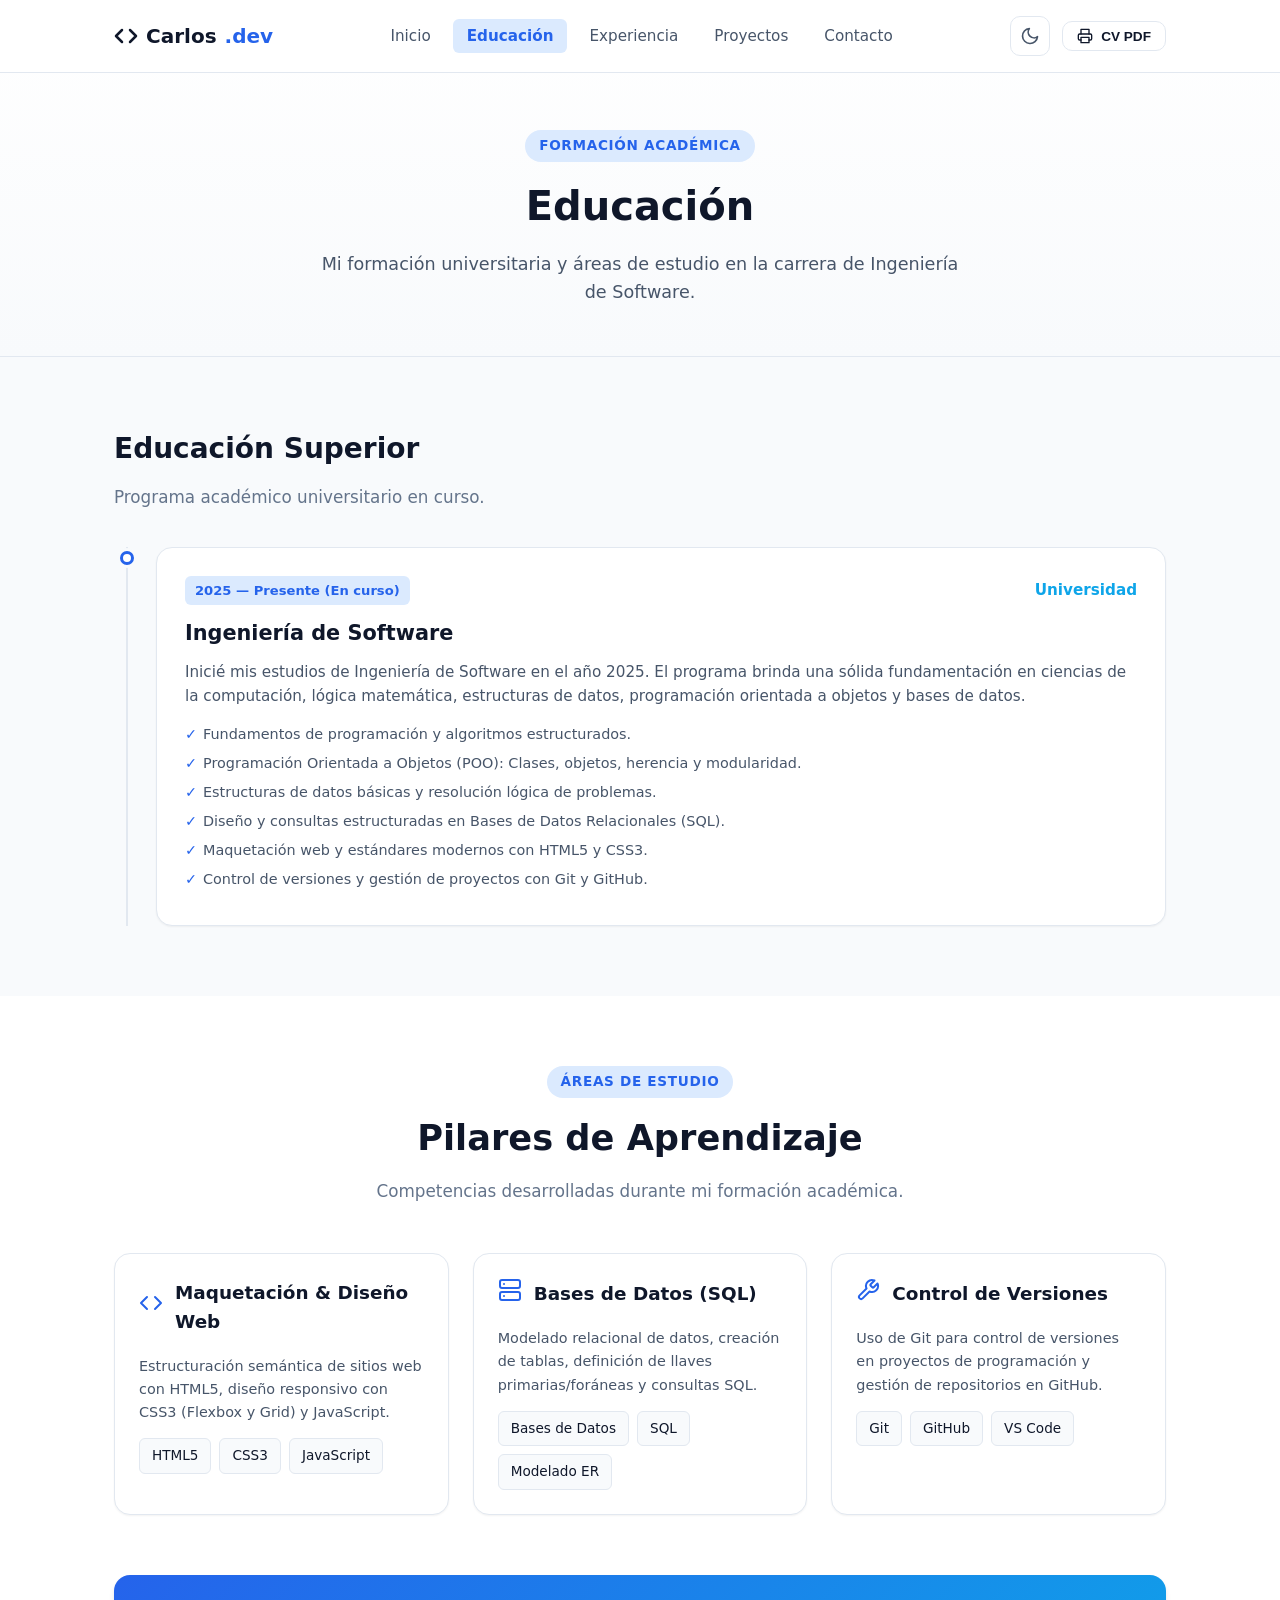
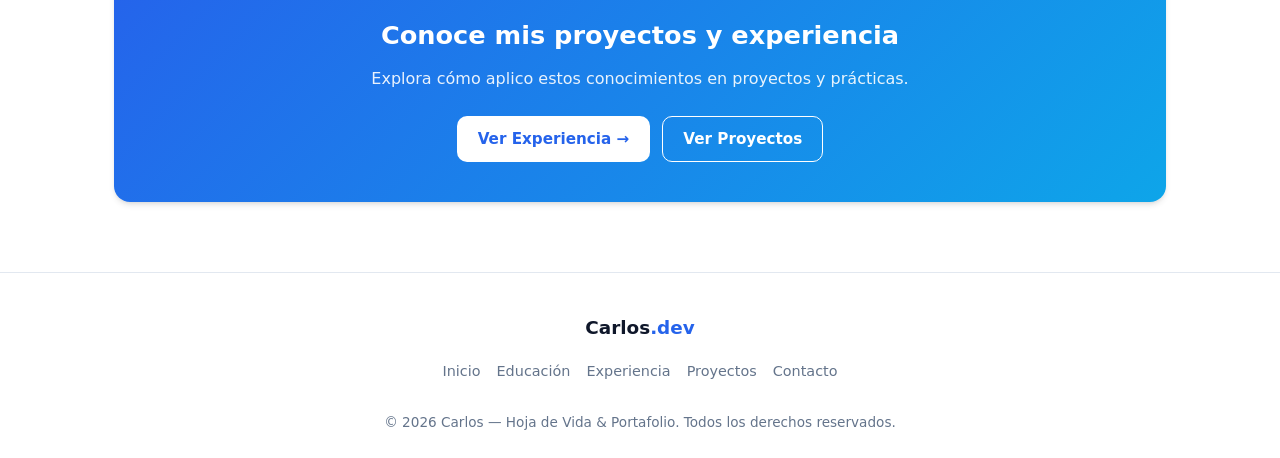
<file: educacion.html>
<!DOCTYPE html>
<html lang="es">
<head>
  <meta charset="UTF-8">
  <meta name="viewport" content="width=device-width, initial-scale=1.0">
  <title>Carlos — Educación & Formación Académica</title>
  <meta name="description" content="Formación académica de Carlos. Estudiante de Ingeniería de Software desde 2025 en curso.">
  <meta name="keywords" content="Educación, Carlos, Ingeniería de Software, Universidad, Programación, SQL, HTML, CSS">
  <meta name="author" content="Carlos">
  
  <!-- Hojas de estilo globales -->
  <link rel="stylesheet" href="styles.css">
  
  <!-- Lógica principal -->
  <script src="script.js" defer></script>
</head>
<body>

  <!-- =========================================================================
      Encabezado y barra de navegación fija
       ========================================================================= -->
  <header class="header">
    <div class="container nav-container">
      <a href="index.html" class="logo" aria-label="Carlos.dev - Inicio">
        <svg width="24" height="24" viewBox="0 0 24 24" fill="none" stroke="currentColor" stroke-width="2.5" stroke-linecap="round" stroke-linejoin="round">
          <polyline points="16 18 22 12 16 6"></polyline>
          <polyline points="8 6 2 12 8 18"></polyline>
        </svg>
        Carlos<span>.dev</span>
      </a>

      <nav aria-label="Navegación principal">
        <ul class="nav-links" id="nav-links">
          <li><a href="index.html" class="nav-link">Inicio</a></li>
          <li><a href="educacion.html" class="nav-link active">Educación</a></li>
          <li><a href="experiencia.html" class="nav-link">Experiencia</a></li>
          <li><a href="proyectos.html" class="nav-link">Proyectos</a></li>
          <li><a href="contacto.html" class="nav-link">Contacto</a></li>
        </ul>
      </nav>

      <div class="nav-actions">
        <button class="btn-icon" id="theme-toggle" type="button" aria-label="Cambiar tema claro u oscuro" title="Cambiar tema">
          <svg id="theme-icon-sun" width="20" height="20" viewBox="0 0 24 24" fill="none" stroke="currentColor" stroke-width="2" stroke-linecap="round" stroke-linejoin="round" style="display:none;">
            <circle cx="12" cy="7" r="4"></circle>
            <line x1="12" y1="1" x2="12" y2="3"></line>
            <line x1="12" y1="21" x2="12" y2="23"></line>
            <line x1="4.22" y1="4.22" x2="5.64" y2="5.64"></line>
            <line x1="18.36" y1="18.36" x2="19.78" y2="19.78"></line>
            <line x1="1" y1="12" x2="3" y2="12"></line>
            <line x1="21" y1="12" x2="23" y2="12"></line>
            <line x1="4.22" y1="19.78" x2="5.64" y2="18.36"></line>
            <line x1="18.36" y1="5.64" x2="19.78" y2="4.22"></line>
          </svg>
          <svg id="theme-icon-moon" width="20" height="20" viewBox="0 0 24 24" fill="none" stroke="currentColor" stroke-width="2" stroke-linecap="round" stroke-linejoin="round">
            <path d="M21 12.79A9 9 0 1 1 11.21 3 7 7 0 0 0 21 12.79z"></path>
          </svg>
        </button>

        <button class="btn btn-secondary btn-sm" onclick="window.print()" type="button" title="Imprimir o Guardar como PDF" aria-label="Imprimir currículum">
          <svg width="16" height="16" viewBox="0 0 24 24" fill="none" stroke="currentColor" stroke-width="2" stroke-linecap="round" stroke-linejoin="round">
            <polyline points="6 9 6 2 18 2 18 9"></polyline>
            <path d="M6 18H4a2 2 0 0 1-2-2v-5a2 2 0 0 1 2-2h16a2 2 0 0 1 2 2v5a2 2 0 0 1-2 2h-2"></path>
            <rect x="6" y="14" width="12" height="8"></rect>
          </svg>
          <span>CV PDF</span>
        </button>

        <button class="btn-icon menu-toggle" id="menu-toggle" type="button" aria-label="Abrir menú de navegación" aria-expanded="false">
          <svg width="22" height="22" viewBox="0 0 24 24" fill="none" stroke="currentColor" stroke-width="2" stroke-linecap="round" stroke-linejoin="round">
            <line x1="3" y1="12" x2="21" y2="12"></line>
            <line x1="3" y1="6" x2="21" y2="6"></line>
            <line x1="3" y1="18" x2="21" y2="18"></line>
          </svg>
        </button>
      </div>
    </div>
  </header>

  <main>
    <!-- =========================================================================
         Encabezado de la página
         ========================================================================= -->
    <header class="page-header">
      <div class="container">
        <span class="section-badge">Formación Académica</span>
        <h1 class="page-title">Educación</h1>
        <p class="page-subtitle">
          Mi formación universitaria y áreas de estudio en la carrera de Ingeniería de Software.
        </p>
      </div>
    </header>

    <!-- =========================================================================
         Timeline de Educación
         ========================================================================= -->
    <section class="section">
      <div class="container">
        <div class="section-header" style="text-align: left; margin-bottom: 36px;">
          <h2 class="section-title" style="font-size: 1.75rem;">Educación Superior</h2>
          <p class="section-subtitle" style="margin: 0;">Programa académico universitario en curso.</p>
        </div>

        <div class="timeline">
          <!-- Programa académico: Ingeniería de Software -->
          <div class="timeline-item">
            <span class="timeline-dot"></span>
            <div class="timeline-card">
              <div class="timeline-meta">
                <span class="timeline-date">2025 — Presente (En curso)</span>
                <span class="timeline-institution">Universidad</span>
              </div>
              <h3 class="timeline-title">Ingeniería de Software</h3>
              <p class="timeline-desc">
                Inicié mis estudios de Ingeniería de Software en el año 2025. El programa brinda una sólida fundamentación en ciencias de la computación, lógica matemática, estructuras de datos, programación orientada a objetos y bases de datos.
              </p>
              <ul class="timeline-achievements">
                <li>Fundamentos de programación y algoritmos estructurados.</li>
                <li>Programación Orientada a Objetos (POO): Clases, objetos, herencia y modularidad.</li>
                <li>Estructuras de datos básicas y resolución lógica de problemas.</li>
                <li>Diseño y consultas estructuradas en Bases de Datos Relacionales (SQL).</li>
                <li>Maquetación web y estándares modernos con HTML5 y CSS3.</li>
                <li>Control de versiones y gestión de proyectos con Git y GitHub.</li>
              </ul>
            </div>
          </div>
        </div>
      </div>
    </section>

    <!-- =========================================================================
         Áreas de Aprendizaje
         ========================================================================= -->
    <section class="section section-alt">
      <div class="container">
        <div class="section-header">
          <span class="section-badge">Áreas de Estudio</span>
          <h2 class="section-title">Pilares de Aprendizaje</h2>
          <p class="section-subtitle">Competencias desarrolladas durante mi formación académica.</p>
        </div>

        <div class="skills-grid">
          <!-- Pilar formativo 1 -->
          <div class="skill-category-card">
            <div class="skill-card-header">
              <div class="icon">
                <svg width="24" height="24" viewBox="0 0 24 24" fill="none" stroke="currentColor" stroke-width="2" stroke-linecap="round" stroke-linejoin="round">
                  <polyline points="16 18 22 12 16 6"></polyline>
                  <polyline points="8 6 2 12 8 18"></polyline>
                </svg>
              </div>
              <h3>Maquetación & Diseño Web</h3>
            </div>
            <p style="color: var(--text-secondary); font-size: 0.9rem; margin-bottom: 14px;">
              Estructuración semántica de sitios web con HTML5, diseño responsivo con CSS3 (Flexbox y Grid) y JavaScript.
            </p>
            <div class="tags-list">
              <span class="tag-badge">HTML5</span>
              <span class="tag-badge">CSS3</span>
              <span class="tag-badge">JavaScript</span>
            </div>
          </div>

          <!-- Pilar formativo 2 -->
          <div class="skill-category-card">
            <div class="skill-card-header">
              <div class="icon">
                <svg width="24" height="24" viewBox="0 0 24 24" fill="none" stroke="currentColor" stroke-width="2" stroke-linecap="round" stroke-linejoin="round">
                  <rect x="2" y="2" width="20" height="8" rx="2" ry="2"></rect>
                  <rect x="2" y="14" width="20" height="8" rx="2" ry="2"></rect>
                  <line x1="6" y1="6" x2="6.01" y2="6"></line>
                  <line x1="6" y1="18" x2="6.01" y2="18"></line>
                </svg>
              </div>
              <h3>Bases de Datos (SQL)</h3>
            </div>
            <p style="color: var(--text-secondary); font-size: 0.9rem; margin-bottom: 14px;">
              Modelado relacional de datos, creación de tablas, definición de llaves primarias/foráneas y consultas SQL.
            </p>
            <div class="tags-list">
              <span class="tag-badge">Bases de Datos</span>
              <span class="tag-badge">SQL</span>
              <span class="tag-badge">Modelado ER</span>
            </div>
          </div>

          <!-- Pilar formativo 3 -->
          <div class="skill-category-card">
            <div class="skill-card-header">
              <div class="icon">
                <svg width="24" height="24" viewBox="0 0 24 24" fill="none" stroke="currentColor" stroke-width="2" stroke-linecap="round" stroke-linejoin="round">
                  <path d="M14.7 6.3a1 1 0 0 0 0 1.4l1.6 1.6a1 1 0 0 0 1.4 0l3.77-3.77a6 6 0 0 1-7.94 7.94l-6.91 6.91a2.12 2.12 0 0 1-3-3l6.91-6.91a6 6 0 0 1 7.94-7.94l-3.76 3.76z"></path>
                </svg>
              </div>
              <h3>Control de Versiones</h3>
            </div>
            <p style="color: var(--text-secondary); font-size: 0.9rem; margin-bottom: 14px;">
              Uso de Git para control de versiones en proyectos de programación y gestión de repositorios en GitHub.
            </p>
            <div class="tags-list">
              <span class="tag-badge">Git</span>
              <span class="tag-badge">GitHub</span>
              <span class="tag-badge">VS Code</span>
            </div>
          </div>
        </div>

        <!-- Banner de navegación -->
        <div class="cta-banner">
          <h3>Conoce mis proyectos y experiencia</h3>
          <p>Explora cómo aplico estos conocimientos en proyectos y prácticas.</p>
          <div style="display: flex; gap: 12px; justify-content: center; flex-wrap: wrap;">
            <a href="experiencia.html" class="btn">Ver Experiencia →</a>
            <a href="proyectos.html" class="btn" style="background: transparent; color: white; border: 1px solid white;">Ver Proyectos</a>
          </div>
        </div>
      </div>
    </section>
  </main>

  <!-- =========================================================================
      Pie de página
       ========================================================================= -->
  <footer class="footer">
    <div class="container footer-content">
      <div class="footer-logo">Carlos<span>.dev</span></div>
      <ul class="footer-links">
        <li><a href="index.html">Inicio</a></li>
        <li><a href="educacion.html">Educación</a></li>
        <li><a href="experiencia.html">Experiencia</a></li>
        <li><a href="proyectos.html">Proyectos</a></li>
        <li><a href="contacto.html">Contacto</a></li>
      </ul>
      <p class="footer-copy">
        &copy; 2026 Carlos — Hoja de Vida & Portafolio. Todos los derechos reservados.
      </p>
    </div>
  </footer>

  <div id="toast" class="toast" role="status" aria-live="polite"></div>

</body>
</html>
</file>
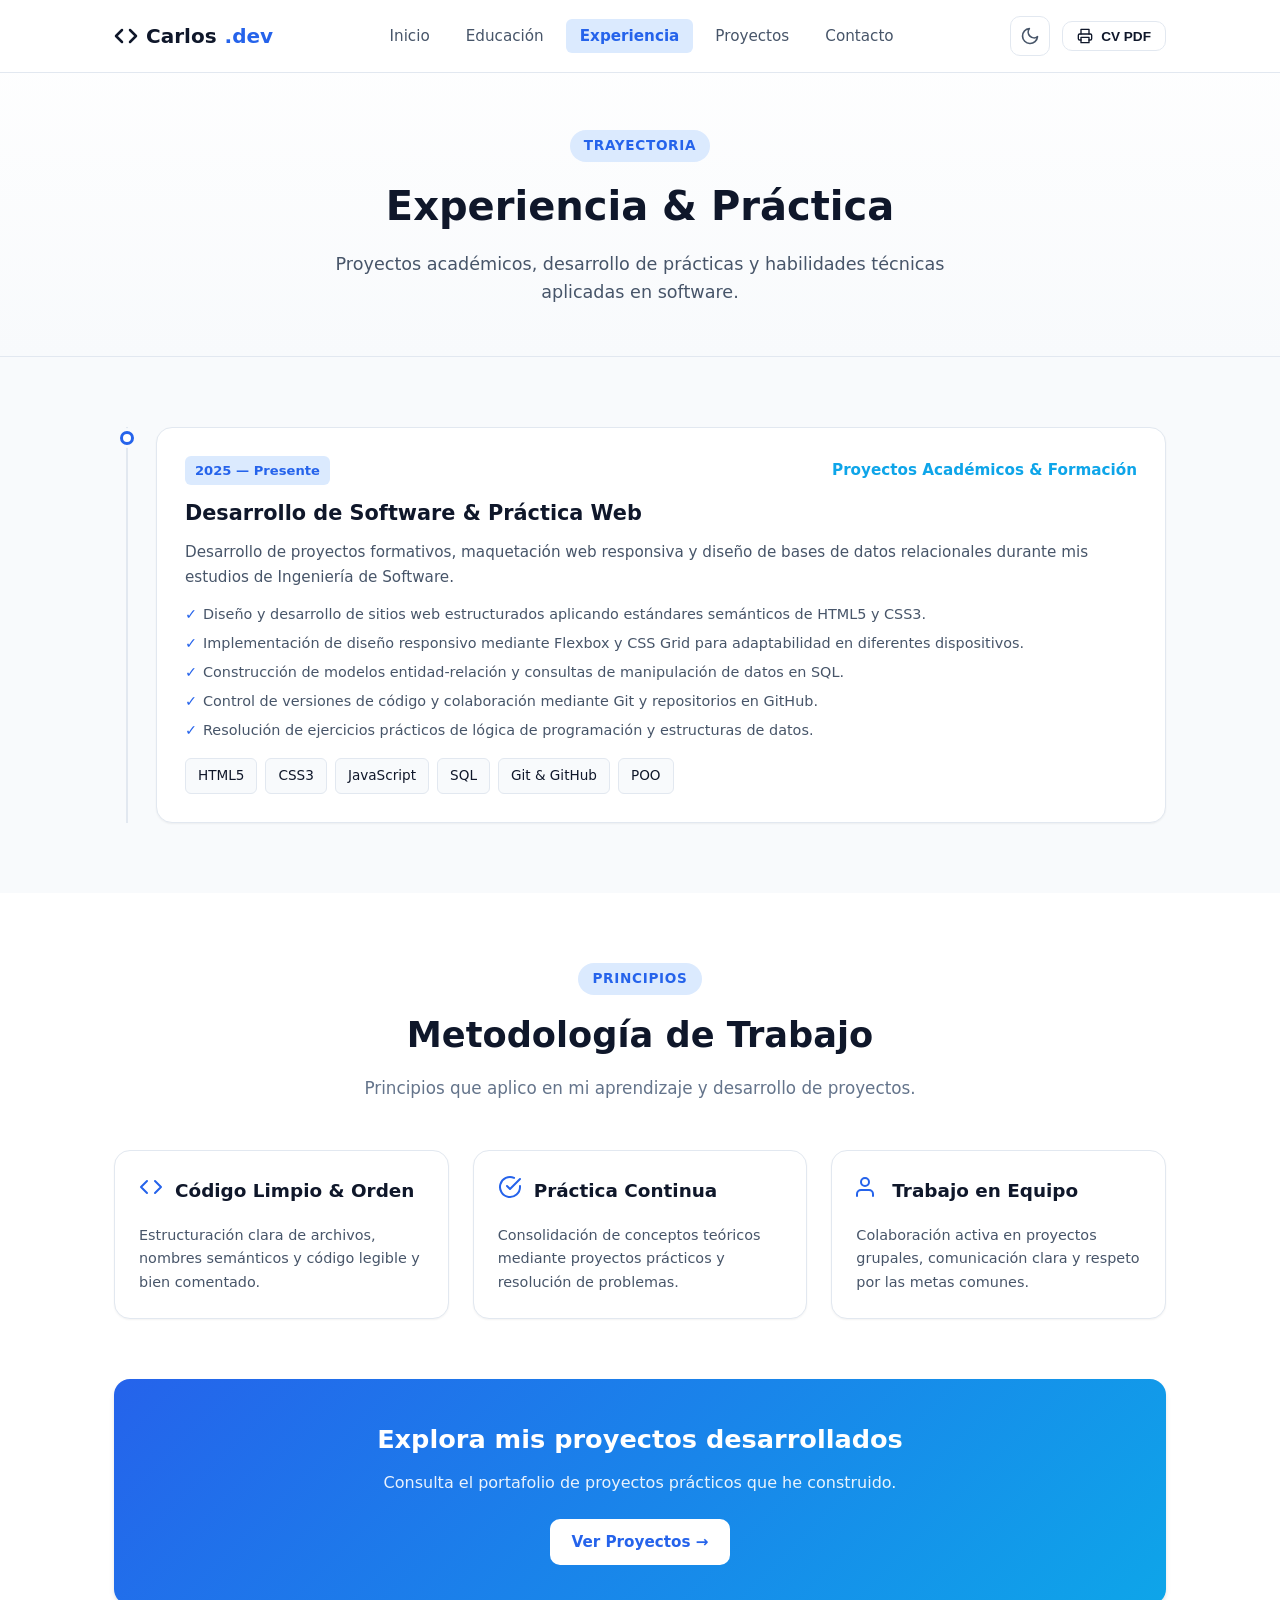
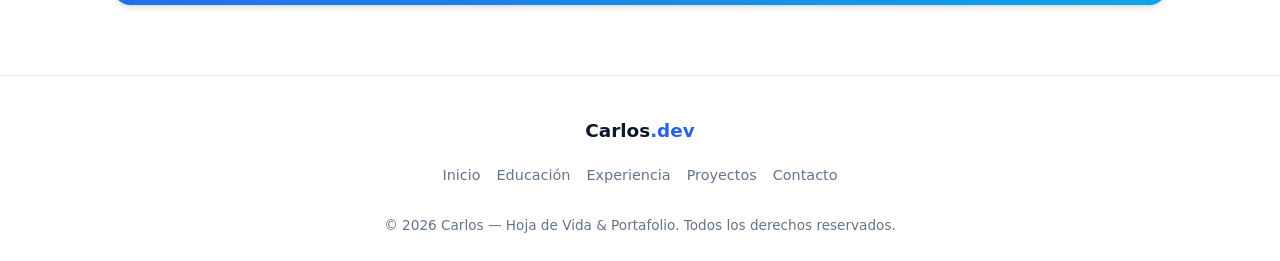
<file: experiencia.html>
<!DOCTYPE html>
<html lang="es">
<head>
  <meta charset="UTF-8">
  <meta name="viewport" content="width=device-width, initial-scale=1.0">
  <title>Carlos — Experiencia & Práctica en Software</title>
  <meta name="description" content="Experiencia y proyectos académicos de Carlos en desarrollo de software, diseño web y programación.">
  <meta name="keywords" content="Experiencia, Carlos, Ingenieria de Software, HTML, CSS, JavaScript, SQL, Git">
  <meta name="author" content="Carlos">
  
  <!-- Hojas de estilo globales -->
  <link rel="stylesheet" href="styles.css">
  
  <!-- Lógica principal -->
  <script src="script.js" defer></script>
</head>
<body>

  <!-- =========================================================================
      Encabezado y barra de navegación fija
       ========================================================================= -->
  <header class="header">
    <div class="container nav-container">
      <a href="index.html" class="logo" aria-label="Carlos.dev - Inicio">
        <svg width="24" height="24" viewBox="0 0 24 24" fill="none" stroke="currentColor" stroke-width="2.5" stroke-linecap="round" stroke-linejoin="round">
          <polyline points="16 18 22 12 16 6"></polyline>
          <polyline points="8 6 2 12 8 18"></polyline>
        </svg>
        Carlos<span>.dev</span>
      </a>

      <nav aria-label="Navegación principal">
        <ul class="nav-links" id="nav-links">
          <li><a href="index.html" class="nav-link">Inicio</a></li>
          <li><a href="educacion.html" class="nav-link">Educación</a></li>
          <li><a href="experiencia.html" class="nav-link active">Experiencia</a></li>
          <li><a href="proyectos.html" class="nav-link">Proyectos</a></li>
          <li><a href="contacto.html" class="nav-link">Contacto</a></li>
        </ul>
      </nav>

      <div class="nav-actions">
        <button class="btn-icon" id="theme-toggle" type="button" aria-label="Cambiar tema claro u oscuro" title="Cambiar tema">
          <svg id="theme-icon-sun" width="20" height="20" viewBox="0 0 24 24" fill="none" stroke="currentColor" stroke-width="2" stroke-linecap="round" stroke-linejoin="round" style="display:none;">
            <circle cx="12" cy="7" r="4"></circle>
            <line x1="12" y1="1" x2="12" y2="3"></line>
            <line x1="12" y1="21" x2="12" y2="23"></line>
            <line x1="4.22" y1="4.22" x2="5.64" y2="5.64"></line>
            <line x1="18.36" y1="18.36" x2="19.78" y2="19.78"></line>
            <line x1="1" y1="12" x2="3" y2="12"></line>
            <line x1="21" y1="12" x2="23" y2="12"></line>
            <line x1="4.22" y1="19.78" x2="5.64" y2="18.36"></line>
            <line x1="18.36" y1="5.64" x2="19.78" y2="4.22"></line>
          </svg>
          <svg id="theme-icon-moon" width="20" height="20" viewBox="0 0 24 24" fill="none" stroke="currentColor" stroke-width="2" stroke-linecap="round" stroke-linejoin="round">
            <path d="M21 12.79A9 9 0 1 1 11.21 3 7 7 0 0 0 21 12.79z"></path>
          </svg>
        </button>

        <button class="btn btn-secondary btn-sm" onclick="window.print()" type="button" title="Imprimir o Guardar como PDF" aria-label="Imprimir currículum">
          <svg width="16" height="16" viewBox="0 0 24 24" fill="none" stroke="currentColor" stroke-width="2" stroke-linecap="round" stroke-linejoin="round">
            <polyline points="6 9 6 2 18 2 18 9"></polyline>
            <path d="M6 18H4a2 2 0 0 1-2-2v-5a2 2 0 0 1 2-2h16a2 2 0 0 1 2 2v5a2 2 0 0 1-2 2h-2"></path>
            <rect x="6" y="14" width="12" height="8"></rect>
          </svg>
          <span>CV PDF</span>
        </button>

        <button class="btn-icon menu-toggle" id="menu-toggle" type="button" aria-label="Abrir menú de navegación" aria-expanded="false">
          <svg width="22" height="22" viewBox="0 0 24 24" fill="none" stroke="currentColor" stroke-width="2" stroke-linecap="round" stroke-linejoin="round">
            <line x1="3" y1="12" x2="21" y2="12"></line>
            <line x1="3" y1="6" x2="21" y2="6"></line>
            <line x1="3" y1="18" x2="21" y2="18"></line>
          </svg>
        </button>
      </div>
    </div>
  </header>

  <main>
    <!-- =========================================================================
         Encabezado de la página
         ========================================================================= -->
    <header class="page-header">
      <div class="container">
        <span class="section-badge">Trayectoria</span>
        <h1 class="page-title">Experiencia & Práctica</h1>
        <p class="page-subtitle">
          Proyectos académicos, desarrollo de prácticas y habilidades técnicas aplicadas en software.
        </p>
      </div>
    </header>

    <!-- =========================================================================
         Timeline de Experiencia
         ========================================================================= -->
    <section class="section">
      <div class="container">
        <div class="timeline">
          <!-- Rol principal: práctica en desarrollo de software -->
          <div class="timeline-item">
            <span class="timeline-dot"></span>
            <div class="timeline-card">
              <div class="timeline-meta">
                <span class="timeline-date">2025 — Presente</span>
                <span class="timeline-institution">Proyectos Académicos & Formación</span>
              </div>
              <h2 class="timeline-title">Desarrollo de Software & Práctica Web</h2>
              <p class="timeline-desc">
                Desarrollo de proyectos formativos, maquetación web responsiva y diseño de bases de datos relacionales durante mis estudios de Ingeniería de Software.
              </p>
              <ul class="timeline-achievements">
                <li>Diseño y desarrollo de sitios web estructurados aplicando estándares semánticos de HTML5 y CSS3.</li>
                <li>Implementación de diseño responsivo mediante Flexbox y CSS Grid para adaptabilidad en diferentes dispositivos.</li>
                <li>Construcción de modelos entidad-relación y consultas de manipulación de datos en SQL.</li>
                <li>Control de versiones de código y colaboración mediante Git y repositorios en GitHub.</li>
                <li>Resolución de ejercicios prácticos de lógica de programación y estructuras de datos.</li>
              </ul>
              <div class="tags-list" style="margin-top: 16px;">
                <span class="tag-badge">HTML5</span>
                <span class="tag-badge">CSS3</span>
                <span class="tag-badge">JavaScript</span>
                <span class="tag-badge">SQL</span>
                <span class="tag-badge">Git & GitHub</span>
                <span class="tag-badge">POO</span>
              </div>
            </div>
          </div>
        </div>
      </div>
    </section>

    <!-- =========================================================================
         Metodología & Buenas Prácticas
         ========================================================================= -->
    <section class="section section-alt">
      <div class="container">
        <div class="section-header">
          <span class="section-badge">Principios</span>
          <h2 class="section-title">Metodología de Trabajo</h2>
          <p class="section-subtitle">Principios que aplico en mi aprendizaje y desarrollo de proyectos.</p>
        </div>

        <div class="skills-grid">
          <div class="skill-category-card">
            <div class="skill-card-header">
              <div class="icon">
                <svg width="24" height="24" viewBox="0 0 24 24" fill="none" stroke="currentColor" stroke-width="2" stroke-linecap="round" stroke-linejoin="round">
                  <polyline points="16 18 22 12 16 6"></polyline>
                  <polyline points="8 6 2 12 8 18"></polyline>
                </svg>
              </div>
              <h3>Código Limpio & Orden</h3>
            </div>
            <p style="color: var(--text-secondary); font-size: 0.9rem;">
              Estructuración clara de archivos, nombres semánticos y código legible y bien comentado.
            </p>
          </div>

          <div class="skill-category-card">
            <div class="skill-card-header">
              <div class="icon">
                <svg width="24" height="24" viewBox="0 0 24 24" fill="none" stroke="currentColor" stroke-width="2" stroke-linecap="round" stroke-linejoin="round">
                  <path d="M22 11.08V12a10 10 0 1 1-5.93-9.14"></path>
                  <polyline points="22 4 12 14.01 9 11.01"></polyline>
                </svg>
              </div>
              <h3>Práctica Continua</h3>
            </div>
            <p style="color: var(--text-secondary); font-size: 0.9rem;">
              Consolidación de conceptos teóricos mediante proyectos prácticos y resolución de problemas.
            </p>
          </div>

          <div class="skill-category-card">
            <div class="skill-card-header">
              <div class="icon">
                <svg width="24" height="24" viewBox="0 0 24 24" fill="none" stroke="currentColor" stroke-width="2" stroke-linecap="round" stroke-linejoin="round">
                  <path d="M17 21v-2a4 4 0 0 0-4-4H5a4 4 0 0 0-4 4v2"></path>
                  <circle cx="9" cy="7" r="4"></circle>
                </svg>
              </div>
              <h3>Trabajo en Equipo</h3>
            </div>
            <p style="color: var(--text-secondary); font-size: 0.9rem;">
              Colaboración activa en proyectos grupales, comunicación clara y respeto por las metas comunes.
            </p>
          </div>
        </div>

        <!-- Banner de navegación -->
        <div class="cta-banner">
          <h3>Explora mis proyectos desarrollados</h3>
          <p>Consulta el portafolio de proyectos prácticos que he construido.</p>
          <a href="proyectos.html" class="btn">Ver Proyectos →</a>
        </div>
      </div>
    </section>
  </main>

  <!-- =========================================================================
      Pie de página
       ========================================================================= -->
  <footer class="footer">
    <div class="container footer-content">
      <div class="footer-logo">Carlos<span>.dev</span></div>
      <ul class="footer-links">
        <li><a href="index.html">Inicio</a></li>
        <li><a href="educacion.html">Educación</a></li>
        <li><a href="experiencia.html">Experiencia</a></li>
        <li><a href="proyectos.html">Proyectos</a></li>
        <li><a href="contacto.html">Contacto</a></li>
      </ul>
      <p class="footer-copy">
        &copy; 2026 Carlos — Hoja de Vida & Portafolio. Todos los derechos reservados.
      </p>
    </div>
  </footer>

  <div id="toast" class="toast" role="status" aria-live="polite"></div>

</body>
</html>
</file>
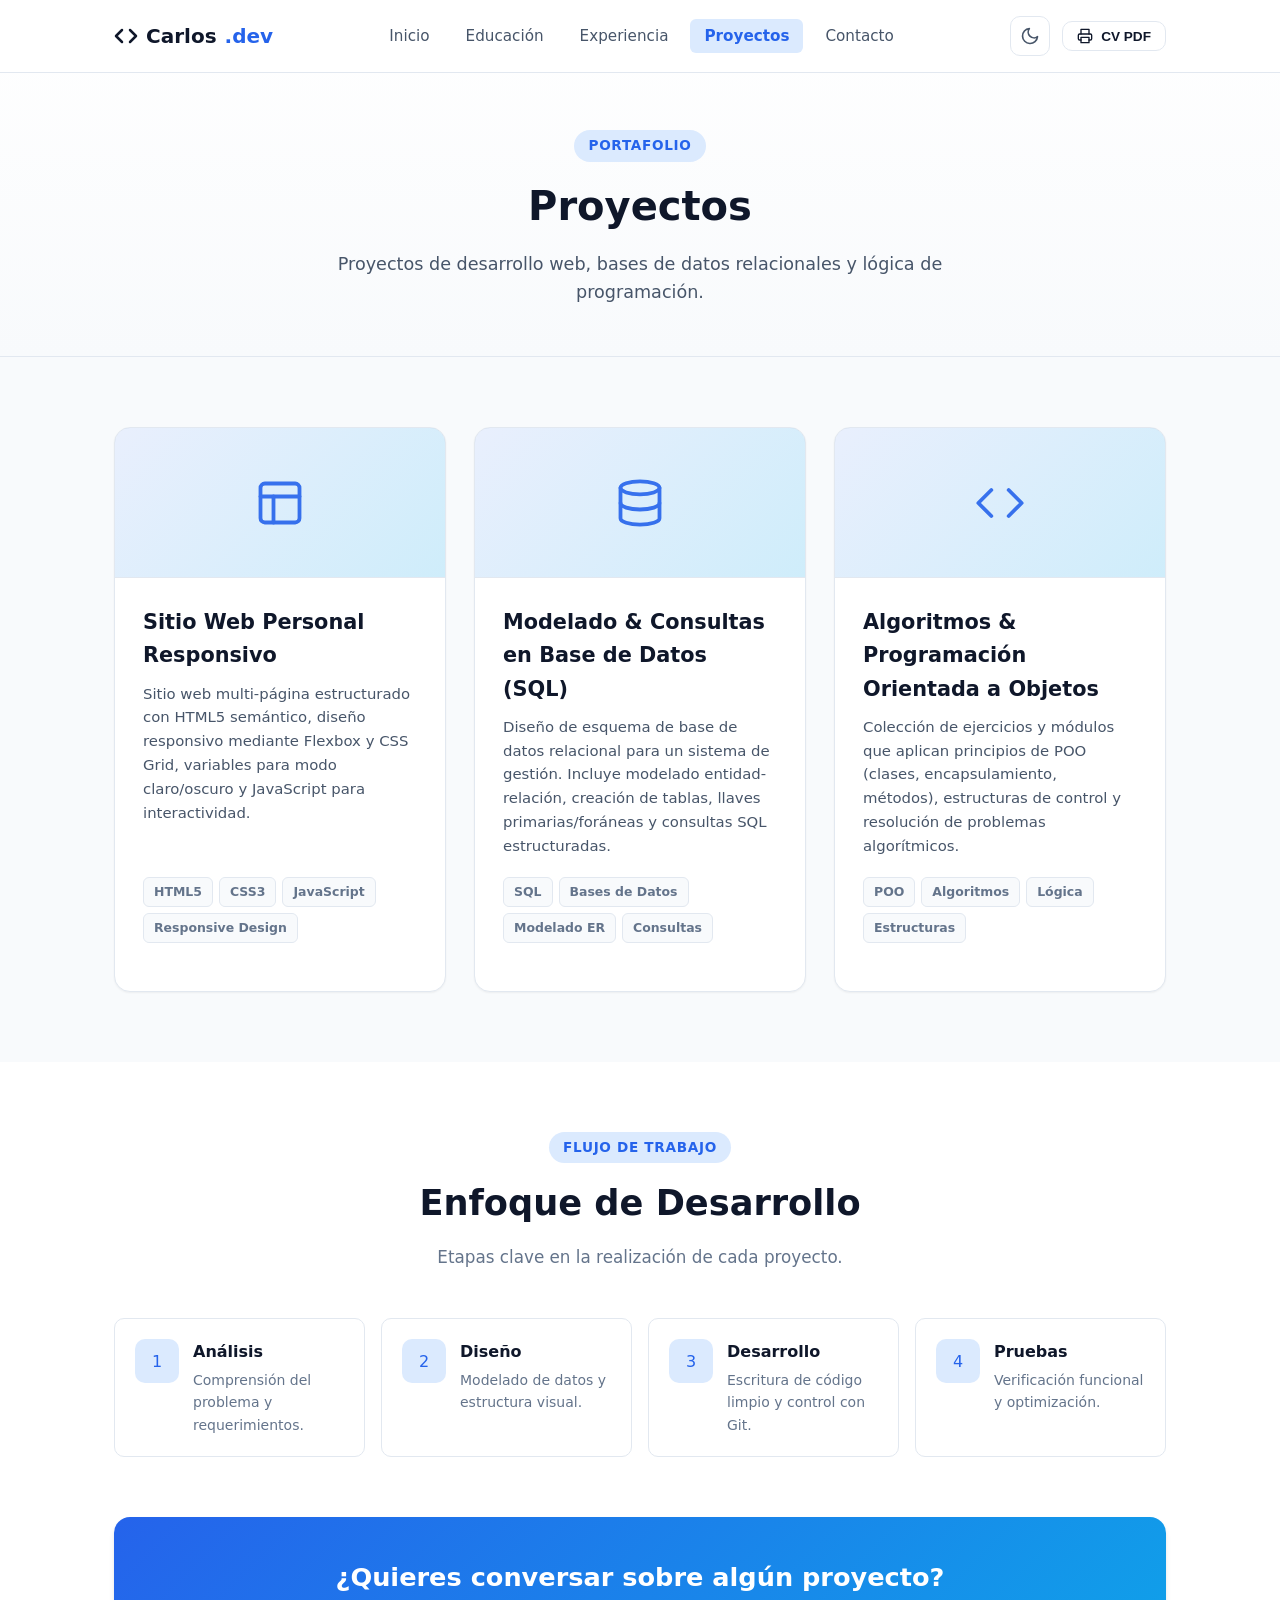
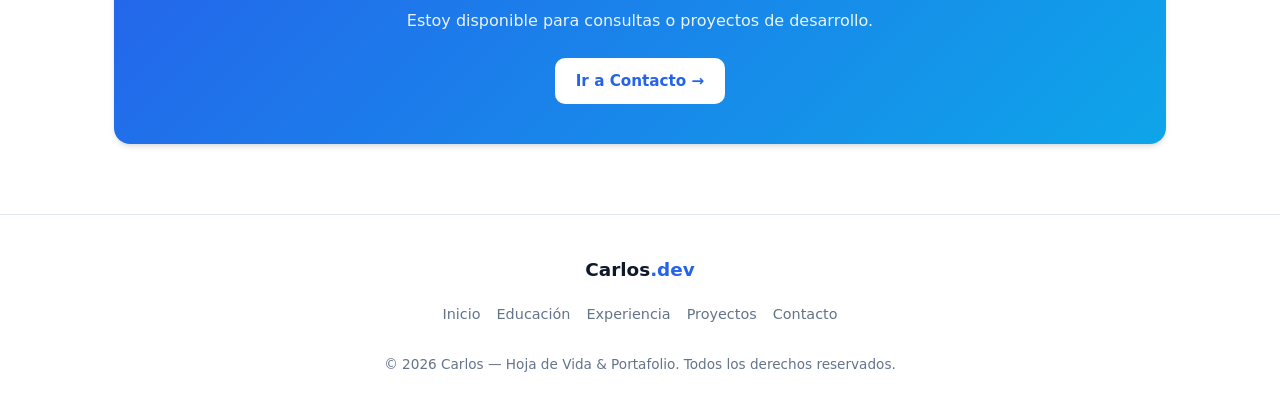
<file: proyectos.html>
<!DOCTYPE html>
<html lang="es">
<head>
  <meta charset="UTF-8">
  <meta name="viewport" content="width=device-width, initial-scale=1.0">
  <title>Carlos — Portafolio de Proyectos</title>
  <meta name="description" content="Proyectos de software y desarrollo web de Carlos. Sitios web responsivos, modelado de bases de datos SQL y algoritmos.">
  <meta name="keywords" content="Proyectos, Portafolio, Carlos, HTML, CSS, JavaScript, SQL, POO">
  <meta name="author" content="Carlos">
  
  <!-- Hojas de estilo globales -->
  <link rel="stylesheet" href="styles.css">
  
  <!-- Lógica principal -->
  <script src="script.js" defer></script>
</head>
<body>

  <!-- =========================================================================
      Encabezado y barra de navegación fija
       ========================================================================= -->
  <header class="header">
    <div class="container nav-container">
      <a href="index.html" class="logo" aria-label="Carlos.dev - Inicio">
        <svg width="24" height="24" viewBox="0 0 24 24" fill="none" stroke="currentColor" stroke-width="2.5" stroke-linecap="round" stroke-linejoin="round">
          <polyline points="16 18 22 12 16 6"></polyline>
          <polyline points="8 6 2 12 8 18"></polyline>
        </svg>
        Carlos<span>.dev</span>
      </a>

      <nav aria-label="Navegación principal">
        <ul class="nav-links" id="nav-links">
          <li><a href="index.html" class="nav-link">Inicio</a></li>
          <li><a href="educacion.html" class="nav-link">Educación</a></li>
          <li><a href="experiencia.html" class="nav-link">Experiencia</a></li>
          <li><a href="proyectos.html" class="nav-link active">Proyectos</a></li>
          <li><a href="contacto.html" class="nav-link">Contacto</a></li>
        </ul>
      </nav>

      <div class="nav-actions">
        <button class="btn-icon" id="theme-toggle" type="button" aria-label="Cambiar tema claro u oscuro" title="Cambiar tema">
          <svg id="theme-icon-sun" width="20" height="20" viewBox="0 0 24 24" fill="none" stroke="currentColor" stroke-width="2" stroke-linecap="round" stroke-linejoin="round" style="display:none;">
            <circle cx="12" cy="7" r="4"></circle>
            <line x1="12" y1="1" x2="12" y2="3"></line>
            <line x1="12" y1="21" x2="12" y2="23"></line>
            <line x1="4.22" y1="4.22" x2="5.64" y2="5.64"></line>
            <line x1="18.36" y1="18.36" x2="19.78" y2="19.78"></line>
            <line x1="1" y1="12" x2="3" y2="12"></line>
            <line x1="21" y1="12" x2="23" y2="12"></line>
            <line x1="4.22" y1="19.78" x2="5.64" y2="18.36"></line>
            <line x1="18.36" y1="5.64" x2="19.78" y2="4.22"></line>
          </svg>
          <svg id="theme-icon-moon" width="20" height="20" viewBox="0 0 24 24" fill="none" stroke="currentColor" stroke-width="2" stroke-linecap="round" stroke-linejoin="round">
            <path d="M21 12.79A9 9 0 1 1 11.21 3 7 7 0 0 0 21 12.79z"></path>
          </svg>
        </button>

        <button class="btn btn-secondary btn-sm" onclick="window.print()" type="button" title="Imprimir o Guardar como PDF" aria-label="Imprimir currículum">
          <svg width="16" height="16" viewBox="0 0 24 24" fill="none" stroke="currentColor" stroke-width="2" stroke-linecap="round" stroke-linejoin="round">
            <polyline points="6 9 6 2 18 2 18 9"></polyline>
            <path d="M6 18H4a2 2 0 0 1-2-2v-5a2 2 0 0 1 2-2h16a2 2 0 0 1 2 2v5a2 2 0 0 1-2 2h-2"></path>
            <rect x="6" y="14" width="12" height="8"></rect>
          </svg>
          <span>CV PDF</span>
        </button>

        <button class="btn-icon menu-toggle" id="menu-toggle" type="button" aria-label="Abrir menú de navegación" aria-expanded="false">
          <svg width="22" height="22" viewBox="0 0 24 24" fill="none" stroke="currentColor" stroke-width="2" stroke-linecap="round" stroke-linejoin="round">
            <line x1="3" y1="12" x2="21" y2="12"></line>
            <line x1="3" y1="6" x2="21" y2="6"></line>
            <line x1="3" y1="18" x2="21" y2="18"></line>
          </svg>
        </button>
      </div>
    </div>
  </header>

  <main>
    <!-- =========================================================================
         Encabezado de la página
         ========================================================================= -->
    <header class="page-header">
      <div class="container">
        <span class="section-badge">Portafolio</span>
        <h1 class="page-title">Proyectos</h1>
        <p class="page-subtitle">
          Proyectos de desarrollo web, bases de datos relacionales y lógica de programación.
        </p>
      </div>
    </header>

    <!-- =========================================================================
         Cuadrícula de proyectos
         ========================================================================= -->
    <section class="section">
      <div class="container">
        <div class="projects-grid">
          <!-- Proyecto 1: sitio web y portafolio -->
          <article class="project-card">
            <div class="project-header-graphic">
              <svg viewBox="0 0 24 24" fill="none" stroke="currentColor" stroke-width="1.75" stroke-linecap="round" stroke-linejoin="round">
                <rect x="3" y="3" width="18" height="18" rx="2" ry="2"></rect>
                <line x1="3" y1="9" x2="21" y2="9"></line>
                <line x1="9" y1="21" x2="9" y2="9"></line>
              </svg>
            </div>
            <div class="project-content">
              <h2 class="project-title">Sitio Web Personal Responsivo</h2>
              <p class="project-description">
                Sitio web multi-página estructurado con HTML5 semántico, diseño responsivo mediante Flexbox y CSS Grid, variables para modo claro/oscuro y JavaScript para interactividad.
              </p>
              <div class="project-tags">
                <span class="project-tag">HTML5</span>
                <span class="project-tag">CSS3</span>
                <span class="project-tag">JavaScript</span>
                <span class="project-tag">Responsive Design</span>
              </div>
            </div>
          </article>

          <!-- Proyecto 2: base de datos SQL -->
          <article class="project-card">
            <div class="project-header-graphic">
              <svg viewBox="0 0 24 24" fill="none" stroke="currentColor" stroke-width="1.75" stroke-linecap="round" stroke-linejoin="round">
                <ellipse cx="12" cy="5" rx="9" ry="3"></ellipse>
                <path d="M21 12c0 1.66-4 3-9 3s-9-1.34-9-3"></path>
                <path d="M3 5v14c0 1.66 4 3 9 3s9-1.34 9-3V5"></path>
              </svg>
            </div>
            <div class="project-content">
              <h2 class="project-title">Modelado & Consultas en Base de Datos (SQL)</h2>
              <p class="project-description">
                Diseño de esquema de base de datos relacional para un sistema de gestión. Incluye modelado entidad-relación, creación de tablas, llaves primarias/foráneas y consultas SQL estructuradas.
              </p>
              <div class="project-tags">
                <span class="project-tag">SQL</span>
                <span class="project-tag">Bases de Datos</span>
                <span class="project-tag">Modelado ER</span>
                <span class="project-tag">Consultas</span>
              </div>
            </div>
          </article>

          <!-- Proyecto 3: lógica y programación orientada a objetos -->
          <article class="project-card">
            <div class="project-header-graphic">
              <svg viewBox="0 0 24 24" fill="none" stroke="currentColor" stroke-width="1.75" stroke-linecap="round" stroke-linejoin="round">
                <polyline points="16 18 22 12 16 6"></polyline>
                <polyline points="8 6 2 12 8 18"></polyline>
              </svg>
            </div>
            <div class="project-content">
              <h2 class="project-title">Algoritmos & Programación Orientada a Objetos</h2>
              <p class="project-description">
                Colección de ejercicios y módulos que aplican principios de POO (clases, encapsulamiento, métodos), estructuras de control y resolución de problemas algorítmicos.
              </p>
              <div class="project-tags">
                <span class="project-tag">POO</span>
                <span class="project-tag">Algoritmos</span>
                <span class="project-tag">Lógica</span>
                <span class="project-tag">Estructuras</span>
              </div>
            </div>
          </article>
        </div>
      </div>
    </section>

    <!-- =========================================================================
         Proceso de Desarrollo
         ========================================================================= -->
    <section class="section section-alt">
      <div class="container">
        <div class="section-header">
          <span class="section-badge">Flujo de Trabajo</span>
          <h2 class="section-title">Enfoque de Desarrollo</h2>
          <p class="section-subtitle">Etapas clave en la realización de cada proyecto.</p>
        </div>

        <div class="about-highlights" style="grid-template-columns: repeat(auto-fit, minmax(220px, 1fr));">
          <div class="highlight-box">
            <div class="highlight-icon">1</div>
            <div class="highlight-content">
              <h4>Análisis</h4>
              <p>Comprensión del problema y requerimientos.</p>
            </div>
          </div>
          <div class="highlight-box">
            <div class="highlight-icon">2</div>
            <div class="highlight-content">
              <h4>Diseño</h4>
              <p>Modelado de datos y estructura visual.</p>
            </div>
          </div>
          <div class="highlight-box">
            <div class="highlight-icon">3</div>
            <div class="highlight-content">
              <h4>Desarrollo</h4>
              <p>Escritura de código limpio y control con Git.</p>
            </div>
          </div>
          <div class="highlight-box">
            <div class="highlight-icon">4</div>
            <div class="highlight-content">
              <h4>Pruebas</h4>
              <p>Verificación funcional y optimización.</p>
            </div>
          </div>
        </div>

        <!-- Banner de contacto -->
        <div class="cta-banner">
          <h3>¿Quieres conversar sobre algún proyecto?</h3>
          <p>Estoy disponible para consultas o proyectos de desarrollo.</p>
          <a href="contacto.html" class="btn">Ir a Contacto →</a>
        </div>
      </div>
    </section>
  </main>

  <!-- =========================================================================
      Pie de página
       ========================================================================= -->
  <footer class="footer">
    <div class="container footer-content">
      <div class="footer-logo">Carlos<span>.dev</span></div>
      <ul class="footer-links">
        <li><a href="index.html">Inicio</a></li>
        <li><a href="educacion.html">Educación</a></li>
        <li><a href="experiencia.html">Experiencia</a></li>
        <li><a href="proyectos.html">Proyectos</a></li>
        <li><a href="contacto.html">Contacto</a></li>
      </ul>
      <p class="footer-copy">
        &copy; 2026 Carlos — Hoja de Vida & Portafolio. Todos los derechos reservados.
      </p>
    </div>
  </footer>

  <div id="toast" class="toast" role="status" aria-live="polite"></div>

</body>
</html>
</file>
<file: styles.css>
/* ==========================================================================
  Sistema de diseño y propiedades CSS personalizadas (modo claro y oscuro)
   ========================================================================== */
:root {
  /* Paleta del modo claro */
  --bg-primary: #f8fafc;
  --bg-secondary: #ffffff;
  --bg-card: #ffffff;
  --bg-card-hover: #f1f5f9;
  --bg-glass: rgba(255, 255, 255, 0.88);
  
  --text-primary: #0f172a;
  --text-secondary: #475569;
  --text-muted: #64748b;
  --text-inverse: #ffffff;
  
  --primary: #2563eb;
  --primary-hover: #1d4ed8;
  --primary-light: #dbeafe;
  --accent: #0ea5e9;
  --accent-light: #e0f2fe;
  
  --border-color: #e2e8f0;
  --border-focus: #3b82f6;
  
  --success: #10b981;
  --success-bg: #ecfdf5;
  --warning: #f59e0b;
  --error: #ef4444;
  --error-bg: #fef2f2;
  
  --shadow-sm: 0 1px 2px 0 rgb(0 0 0 / 0.05);
  --shadow-md: 0 4px 6px -1px rgb(0 0 0 / 0.1), 0 2px 4px -2px rgb(0 0 0 / 0.1);
  --shadow-lg: 0 10px 15px -3px rgb(0 0 0 / 0.1), 0 4px 6px -4px rgb(0 0 0 / 0.1);
  --shadow-glow: 0 0 25px -5px rgba(37, 99, 235, 0.3);
  
  --radius-sm: 6px;
  --radius-md: 10px;
  --radius-lg: 16px;
  --radius-full: 9999px;
  
  --transition-fast: 0.15s ease;
  --transition-normal: 0.3s ease;
  
  --container-max-width: 1100px;
}

/* Paleta del modo oscuro */
body.dark {
  --bg-primary: #0b0f19;
  --bg-secondary: #111827;
  --bg-card: #151e32;
  --bg-card-hover: #1e293b;
  --bg-glass: rgba(11, 15, 25, 0.9);
  
  --text-primary: #f8fafc;
  --text-secondary: #cbd5e1;
  --text-muted: #94a3b8;
  --text-inverse: #0f172a;
  
  --primary: #3b82f6;
  --primary-hover: #60a5fa;
  --primary-light: rgba(59, 130, 246, 0.15);
  --accent: #38bdf8;
  --accent-light: rgba(56, 189, 248, 0.15);
  
  --border-color: #1e293b;
  --border-focus: #60a5fa;
  
  --shadow-sm: 0 1px 2px 0 rgb(0 0 0 / 0.3);
  --shadow-md: 0 4px 6px -1px rgb(0 0 0 / 0.4), 0 2px 4px -2px rgb(0 0 0 / 0.3);
  --shadow-lg: 0 10px 15px -3px rgb(0 0 0 / 0.5), 0 4px 6px -4px rgb(0 0 0 / 0.4);
  --shadow-glow: 0 0 30px -5px rgba(59, 130, 246, 0.35);
}

/* ==========================================================================
  Restablecimiento y estilos base
   ========================================================================== */
*, *::before, *::after {
  box-sizing: border-box;
  margin: 0;
  padding: 0;
}

html {
  scroll-behavior: smooth;
}

body {
  font-family: system-ui, -apple-system, BlinkMacSystemFont, "Segoe UI", Roboto, Oxygen, Ubuntu, Cantarell, "Open Sans", "Helvetica Neue", sans-serif;
  background-color: var(--bg-primary);
  color: var(--text-primary);
  line-height: 1.6;
  min-height: 100vh;
  display: flex;
  flex-direction: column;
  transition: background-color var(--transition-normal), color var(--transition-normal);
  -webkit-font-smoothing: antialiased;
}

main {
  flex: 1;
}

img {
  max-width: 100%;
  height: auto;
  display: block;
}

a {
  color: var(--primary);
  text-decoration: none;
  transition: color var(--transition-fast);
}

a:hover {
  color: var(--primary-hover);
}

/* ==========================================================================
  Contenedores de diseño y clases comunes
   ========================================================================== */
.container {
  max-width: var(--container-max-width);
  margin-left: auto;
  margin-right: auto;
  padding: 0 24px;
}

.section {
  padding: 70px 0;
}

.section-alt {
  background-color: var(--bg-secondary);
}

.section-header {
  text-align: center;
  margin-bottom: 48px;
}

.section-badge {
  display: inline-block;
  padding: 5px 14px;
  font-size: 0.85rem;
  font-weight: 600;
  text-transform: uppercase;
  letter-spacing: 0.05em;
  background: var(--primary-light);
  color: var(--primary);
  border-radius: var(--radius-full);
  margin-bottom: 12px;
}

.section-title {
  font-size: 2.2rem;
  font-weight: 800;
  color: var(--text-primary);
  margin-bottom: 12px;
}

.section-subtitle {
  color: var(--text-muted);
  font-size: 1.05rem;
  max-width: 650px;
  margin: 0 auto;
}

/* Encabezado de las páginas interiores */
.page-header {
  padding: 130px 0 50px 0;
  background: linear-gradient(180deg, var(--bg-secondary) 0%, var(--bg-primary) 100%);
  border-bottom: 1px solid var(--border-color);
  text-align: center;
}

.page-title {
  font-size: 2.5rem;
  font-weight: 800;
  color: var(--text-primary);
  margin-bottom: 12px;
}

.page-subtitle {
  color: var(--text-secondary);
  font-size: 1.1rem;
  max-width: 650px;
  margin: 0 auto;
}

/* ==========================================================================
  Encabezado y barra de navegación (efecto translúcido fijo)
   ========================================================================== */
.header {
  position: fixed;
  top: 0;
  left: 0;
  right: 0;
  z-index: 1000;
  background: var(--bg-glass);
  backdrop-filter: blur(12px);
  -webkit-backdrop-filter: blur(12px);
  border-bottom: 1px solid var(--border-color);
  transition: background-color var(--transition-normal), border-color var(--transition-normal);
}

.nav-container {
  display: flex;
  align-items: center;
  justify-content: space-between;
  height: 72px;
}

.logo {
  font-size: 1.25rem;
  font-weight: 800;
  color: var(--text-primary);
  display: flex;
  align-items: center;
  gap: 8px;
}

.logo span {
  color: var(--primary);
}

.nav-links {
  display: flex;
  list-style: none;
  gap: 8px;
  align-items: center;
}

.nav-link {
  color: var(--text-secondary);
  font-weight: 500;
  font-size: 0.95rem;
  padding: 8px 14px;
  border-radius: var(--radius-sm);
  transition: all var(--transition-fast);
}

.nav-link:hover {
  color: var(--primary);
  background: var(--primary-light);
}

.nav-link.active {
  color: var(--primary);
  background: var(--primary-light);
  font-weight: 700;
}

.nav-actions {
  display: flex;
  align-items: center;
  gap: 12px;
}

.btn-icon {
  background: var(--bg-card);
  color: var(--text-secondary);
  border: 1px solid var(--border-color);
  width: 40px;
  height: 40px;
  border-radius: var(--radius-md);
  display: inline-flex;
  align-items: center;
  justify-content: center;
  cursor: pointer;
  transition: all var(--transition-fast);
}

.btn-icon:hover {
  color: var(--primary);
  border-color: var(--primary);
  background: var(--primary-light);
}

.menu-toggle {
  display: none;
}

/* ==========================================================================
  Sección principal de la página de inicio
   ========================================================================== */
.hero {
  padding-top: 140px;
  padding-bottom: 70px;
  min-height: 80vh;
  display: flex;
  align-items: center;
}

.hero-grid {
  display: grid;
  grid-template-columns: 1.2fr 0.8fr;
  gap: 48px;
  align-items: center;
}

.hero-status {
  display: inline-flex;
  align-items: center;
  gap: 8px;
  padding: 6px 14px;
  background: var(--success-bg);
  color: #065f46;
  border: 1px solid #a7f3d0;
  border-radius: var(--radius-full);
  font-size: 0.85rem;
  font-weight: 600;
  margin-bottom: 20px;
}

body.dark .hero-status {
  background: rgba(16, 185, 129, 0.15);
  color: #34d399;
  border-color: rgba(16, 185, 129, 0.3);
}

.status-dot {
  width: 8px;
  height: 8px;
  background: var(--success);
  border-radius: 50%;
  animation: pulse-dot 2s infinite;
}

@keyframes pulse-dot {
  0%, 100% { opacity: 1; transform: scale(1); }
  50% { opacity: 0.4; transform: scale(0.8); }
}

.hero-title {
  font-size: 2.85rem;
  font-weight: 800;
  line-height: 1.15;
  color: var(--text-primary);
  margin-bottom: 16px;
}

.hero-title .gradient-text {
  background: linear-gradient(135deg, var(--primary) 0%, var(--accent) 100%);
  -webkit-background-clip: text;
  -webkit-text-fill-color: transparent;
}

.hero-subtitle {
  font-size: 1.25rem;
  color: var(--primary);
  font-weight: 600;
  margin-bottom: 16px;
}

.hero-description {
  font-size: 1.05rem;
  color: var(--text-secondary);
  margin-bottom: 32px;
  max-width: 540px;
}

.hero-actions {
  display: flex;
  gap: 14px;
  flex-wrap: wrap;
  align-items: center;
}

.hero-avatar-wrapper {
  display: flex;
  justify-content: center;
  align-items: center;
}

.avatar-card {
  position: relative;
  width: 290px;
  height: 420px;
  max-width: 100%;
  border-radius: 28px;
  padding: 6px;
  background: linear-gradient(135deg, var(--primary), var(--accent));
  box-shadow: var(--shadow-glow);
}

.avatar-inner {
  width: 100%;
  height: 100%;
  border-radius: 22px;
  background: var(--bg-card);
  overflow: hidden;
  display: flex;
  align-items: center;
  justify-content: center;
}

.avatar-img {
  width: 100%;
  height: 100%;
  object-fit: cover;
  object-position: center top;
}

.avatar-placeholder {
  display: none;
  flex-direction: column;
  align-items: center;
  justify-content: center;
  color: var(--primary);
  padding: 20px;
  text-align: center;
}

.avatar-placeholder svg {
  width: 90px;
  height: 90px;
  stroke-width: 1.5;
  margin-bottom: 8px;
}

.avatar-placeholder span {
  font-weight: 700;
  font-size: 1.1rem;
  color: var(--text-primary);
}

/* ==========================================================================
  Botones y enlaces
   ========================================================================== */
.btn {
  display: inline-flex;
  align-items: center;
  justify-content: center;
  gap: 8px;
  padding: 10px 20px;
  font-size: 0.95rem;
  font-weight: 600;
  border-radius: var(--radius-md);
  border: 1px solid transparent;
  cursor: pointer;
  transition: all var(--transition-fast);
  text-decoration: none;
}

.btn-primary {
  background: var(--primary);
  color: white;
}

.btn-primary:hover {
  background: var(--primary-hover);
  color: white;
  transform: translateY(-2px);
  box-shadow: var(--shadow-md);
}

.btn-secondary {
  background: var(--bg-card);
  color: var(--text-primary);
  border-color: var(--border-color);
}

.btn-secondary:hover {
  border-color: var(--primary);
  color: var(--primary);
  background: var(--bg-card-hover);
  transform: translateY(-2px);
}

.btn-sm {
  padding: 6px 14px;
  font-size: 0.85rem;
}

.social-links {
  display: flex;
  gap: 12px;
  margin-top: 24px;
}

.print-contact {
  display: none;
}

.social-btn {
  width: 42px;
  height: 42px;
  border-radius: 50%;
  background: var(--bg-card);
  border: 1px solid var(--border-color);
  color: var(--text-secondary);
  display: inline-flex;
  align-items: center;
  justify-content: center;
  transition: all var(--transition-fast);
}

.social-btn:hover {
  color: var(--primary);
  border-color: var(--primary);
  transform: translateY(-3px);
  box-shadow: var(--shadow-sm);
}

/* ==========================================================================
  Tarjetas de exploración rápida (página de inicio)
   ========================================================================== */
.quick-nav-grid {
  display: grid;
  grid-template-columns: repeat(auto-fit, minmax(280px, 1fr));
  gap: 24px;
}

.quick-nav-card {
  background: var(--bg-card);
  border: 1px solid var(--border-color);
  border-radius: var(--radius-lg);
  padding: 28px;
  box-shadow: var(--shadow-sm);
  display: flex;
  flex-direction: column;
  justify-content: space-between;
  transition: transform var(--transition-fast), box-shadow var(--transition-fast), border-color var(--transition-fast);
}

.quick-nav-card:hover {
  transform: translateY(-4px);
  box-shadow: var(--shadow-md);
  border-color: var(--primary);
}

.quick-nav-header {
  display: flex;
  align-items: center;
  gap: 14px;
  margin-bottom: 12px;
}

.quick-nav-icon {
  background: var(--primary-light);
  color: var(--primary);
  width: 44px;
  height: 44px;
  border-radius: var(--radius-md);
  display: flex;
  align-items: center;
  justify-content: center;
}

.quick-nav-card h3 {
  font-size: 1.2rem;
  color: var(--text-primary);
  font-weight: 700;
}

.quick-nav-card p {
  color: var(--text-secondary);
  font-size: 0.92rem;
  margin-bottom: 20px;
  flex: 1;
}

/* ==========================================================================
   About Me Section
   ========================================================================== */
.about-grid {
  display: grid;
  grid-template-columns: 1fr 1fr;
  gap: 32px;
}

.about-card {
  background: var(--bg-card);
  border: 1px solid var(--border-color);
  border-radius: var(--radius-lg);
  padding: 32px;
  box-shadow: var(--shadow-sm);
}

.about-card p {
  color: var(--text-secondary);
  margin-bottom: 16px;
}

.about-highlights {
  display: grid;
  grid-template-columns: 1fr 1fr;
  gap: 16px;
}

.highlight-box {
  background: var(--bg-card);
  border: 1px solid var(--border-color);
  border-radius: var(--radius-md);
  padding: 20px;
  display: flex;
  align-items: flex-start;
  gap: 14px;
}

.highlight-icon {
  background: var(--primary-light);
  color: var(--primary);
  width: 44px;
  height: 44px;
  border-radius: var(--radius-md);
  display: flex;
  align-items: center;
  justify-content: center;
  flex-shrink: 0;
}

.highlight-content h4 {
  font-size: 1rem;
  font-weight: 700;
  color: var(--text-primary);
  margin-bottom: 4px;
}

.highlight-content p {
  font-size: 0.875rem;
  color: var(--text-muted);
  margin: 0;
}

/* ==========================================================================
   Skills Section
   ========================================================================== */
.skills-grid {
  display: grid;
  grid-template-columns: repeat(auto-fit, minmax(250px, 1fr));
  gap: 24px;
}

.skill-category-card {
  background: var(--bg-card);
  border: 1px solid var(--border-color);
  border-radius: var(--radius-lg);
  padding: 24px;
  box-shadow: var(--shadow-sm);
  transition: transform var(--transition-fast), box-shadow var(--transition-fast);
}

.skill-category-card:hover {
  transform: translateY(-4px);
  box-shadow: var(--shadow-md);
  border-color: var(--primary-hover);
}

.skill-card-header {
  display: flex;
  align-items: center;
  gap: 12px;
  margin-bottom: 18px;
}

.skill-card-header .icon {
  color: var(--primary);
}

.skill-card-header h3 {
  font-size: 1.15rem;
  font-weight: 700;
  color: var(--text-primary);
}

.tags-list {
  display: flex;
  flex-wrap: wrap;
  gap: 8px;
}

.tag-badge {
  display: inline-flex;
  align-items: center;
  gap: 6px;
  background: var(--bg-primary);
  color: var(--text-primary);
  border: 1px solid var(--border-color);
  padding: 6px 12px;
  border-radius: var(--radius-sm);
  font-size: 0.85rem;
  font-weight: 500;
  transition: all var(--transition-fast);
}

.tag-badge:hover {
  border-color: var(--primary);
  color: var(--primary);
  background: var(--primary-light);
}

/* ==========================================================================
   Timeline (Experiencia & Educación)
   ========================================================================== */
.timeline {
  position: relative;
  border-left: 2px solid var(--border-color);
  padding-left: 28px;
  margin-left: 12px;
}

.timeline-item {
  position: relative;
  margin-bottom: 40px;
}

.timeline-item:last-child {
  margin-bottom: 0;
}

.timeline-dot {
  position: absolute;
  left: -36px;
  top: 4px;
  width: 14px;
  height: 14px;
  border-radius: 50%;
  background: var(--bg-card);
  border: 3px solid var(--primary);
  box-shadow: 0 0 0 3px var(--bg-primary);
}

.timeline-card {
  background: var(--bg-card);
  border: 1px solid var(--border-color);
  border-radius: var(--radius-lg);
  padding: 28px;
  box-shadow: var(--shadow-sm);
  transition: transform var(--transition-fast), border-color var(--transition-fast);
}

.timeline-card:hover {
  border-color: var(--primary);
  transform: translateY(-2px);
}

.timeline-meta {
  display: flex;
  align-items: center;
  justify-content: space-between;
  flex-wrap: wrap;
  gap: 10px;
  margin-bottom: 12px;
}

.timeline-date {
  display: inline-block;
  font-size: 0.82rem;
  font-weight: 700;
  color: var(--primary);
  background: var(--primary-light);
  padding: 4px 10px;
  border-radius: var(--radius-sm);
}

.timeline-institution {
  font-size: 0.95rem;
  color: var(--accent);
  font-weight: 600;
}

.timeline-title {
  font-size: 1.3rem;
  font-weight: 700;
  color: var(--text-primary);
  margin-bottom: 10px;
}

.timeline-desc {
  font-size: 0.95rem;
  color: var(--text-secondary);
  line-height: 1.6;
  margin-bottom: 14px;
}

.timeline-achievements {
  list-style: none;
  margin-top: 10px;
}

.timeline-achievements li {
  font-size: 0.9rem;
  color: var(--text-secondary);
  position: relative;
  padding-left: 18px;
  margin-bottom: 6px;
}

.timeline-achievements li::before {
  content: "✓";
  position: absolute;
  left: 0;
  color: var(--primary);
  font-weight: bold;
}

/* ==========================================================================
  Sección de proyectos (tarjetas)
   ========================================================================== */
.projects-grid {
  display: grid;
  grid-template-columns: repeat(auto-fit, minmax(320px, 1fr));
  gap: 28px;
}

.project-card {
  background: var(--bg-card);
  border: 1px solid var(--border-color);
  border-radius: var(--radius-lg);
  overflow: hidden;
  display: flex;
  flex-direction: column;
  box-shadow: var(--shadow-sm);
  transition: transform var(--transition-fast), box-shadow var(--transition-fast), border-color var(--transition-fast);
}

.project-card:hover {
  transform: translateY(-6px);
  box-shadow: var(--shadow-lg);
  border-color: var(--primary);
}

.project-header-graphic {
  height: 150px;
  background: linear-gradient(135deg, rgba(37, 99, 235, 0.1) 0%, rgba(14, 165, 233, 0.2) 100%);
  display: flex;
  align-items: center;
  justify-content: center;
  border-bottom: 1px solid var(--border-color);
}

.project-header-graphic svg {
  width: 52px;
  height: 52px;
  color: var(--primary);
  opacity: 0.9;
}

.project-content {
  padding: 28px;
  flex: 1;
  display: flex;
  flex-direction: column;
}

.project-title {
  font-size: 1.3rem;
  font-weight: 700;
  color: var(--text-primary);
  margin-bottom: 10px;
}

.project-description {
  color: var(--text-secondary);
  font-size: 0.93rem;
  line-height: 1.6;
  margin-bottom: 18px;
  flex: 1;
}

.project-tags {
  display: flex;
  flex-wrap: wrap;
  gap: 6px;
  margin-bottom: 20px;
}

.project-tag {
  background: var(--bg-primary);
  color: var(--text-muted);
  border: 1px solid var(--border-color);
  font-size: 0.78rem;
  font-weight: 600;
  padding: 4px 10px;
  border-radius: var(--radius-sm);
}

.project-links {
  display: flex;
  gap: 10px;
}

/* ==========================================================================
   Contact Section
   ========================================================================== */
.contact-grid {
  display: grid;
  grid-template-columns: 1fr 1.3fr;
  gap: 36px;
}

.contact-info-card {
  background: var(--bg-card);
  border: 1px solid var(--border-color);
  border-radius: var(--radius-lg);
  padding: 32px;
  box-shadow: var(--shadow-sm);
}

.contact-info-card h3 {
  font-size: 1.3rem;
  font-weight: 700;
  color: var(--text-primary);
  margin-bottom: 12px;
}

.contact-info-card p {
  color: var(--text-secondary);
  margin-bottom: 24px;
  font-size: 0.95rem;
}

.contact-methods {
  display: flex;
  flex-direction: column;
  gap: 16px;
}

.contact-method-item {
  display: flex;
  align-items: center;
  gap: 14px;
  padding: 14px;
  background: var(--bg-primary);
  border: 1px solid var(--border-color);
  border-radius: var(--radius-md);
  color: var(--text-primary);
  transition: all var(--transition-fast);
}

.contact-method-item:hover {
  border-color: var(--primary);
  background: var(--primary-light);
}

.contact-icon-wrapper {
  width: 42px;
  height: 42px;
  border-radius: var(--radius-sm);
  background: var(--primary-light);
  color: var(--primary);
  display: flex;
  align-items: center;
  justify-content: center;
  flex-shrink: 0;
}

.contact-method-text span {
  display: block;
  font-size: 0.78rem;
  color: var(--text-muted);
}

.contact-method-text strong {
  font-size: 0.95rem;
  color: var(--text-primary);
}

/* Formulario de contacto */
.contact-form-card {
  background: var(--bg-card);
  border: 1px solid var(--border-color);
  border-radius: var(--radius-lg);
  padding: 32px;
  box-shadow: var(--shadow-sm);
}

.form-group {
  margin-bottom: 20px;
}

.form-row {
  display: grid;
  grid-template-columns: 1fr 1fr;
  gap: 16px;
}

.form-label {
  display: block;
  font-size: 0.9rem;
  font-weight: 600;
  color: var(--text-primary);
  margin-bottom: 6px;
}

.form-control {
  width: 100%;
  padding: 11px 14px;
  font-size: 0.95rem;
  font-family: inherit;
  background: var(--bg-primary);
  color: var(--text-primary);
  border: 1px solid var(--border-color);
  border-radius: var(--radius-md);
  transition: border-color var(--transition-fast), box-shadow var(--transition-fast);
}

.form-control:focus {
  outline: none;
  border-color: var(--border-focus);
  box-shadow: 0 0 0 3px var(--primary-light);
}

textarea.form-control {
  min-height: 120px;
  resize: vertical;
}

.form-feedback {
  font-size: 0.82rem;
  margin-top: 4px;
  display: none;
}

.form-feedback.error {
  color: var(--error);
  display: block;
}

/* Banner de llamada a la acción */
.cta-banner {
  background: linear-gradient(135deg, var(--primary) 0%, var(--accent) 100%);
  color: white;
  border-radius: var(--radius-lg);
  padding: 40px;
  text-align: center;
  margin-top: 60px;
  box-shadow: var(--shadow-md);
}

.cta-banner h3 {
  font-size: 1.6rem;
  font-weight: 800;
  margin-bottom: 10px;
}

.cta-banner p {
  font-size: 1rem;
  opacity: 0.9;
  max-width: 600px;
  margin: 0 auto 24px auto;
}

.cta-banner .btn {
  background: white;
  color: var(--primary);
  font-weight: 700;
}

.cta-banner .btn:hover {
  background: var(--bg-card-hover);
  color: var(--primary-hover);
}

/* Notificación emergente */
.toast {
  position: fixed;
  bottom: 24px;
  right: 24px;
  padding: 14px 20px;
  background: var(--bg-card);
  border: 1px solid var(--border-color);
  border-left: 4px solid var(--success);
  border-radius: var(--radius-md);
  box-shadow: var(--shadow-lg);
  color: var(--text-primary);
  display: flex;
  align-items: center;
  gap: 12px;
  transform: translateY(100px);
  opacity: 0;
  transition: all var(--transition-normal);
  z-index: 2000;
}

.toast.show {
  transform: translateY(0);
  opacity: 1;
}

/* ==========================================================================
  Pie de página
   ========================================================================== */
.footer {
  background: var(--bg-secondary);
  border-top: 1px solid var(--border-color);
  padding: 40px 0 24px 0;
  text-align: center;
  margin-top: auto;
}

.footer-content {
  display: flex;
  flex-direction: column;
  align-items: center;
  gap: 16px;
}

.footer-logo {
  font-size: 1.15rem;
  font-weight: 700;
  color: var(--text-primary);
}

.footer-logo span {
  color: var(--primary);
}

.footer-links {
  display: flex;
  gap: 16px;
  list-style: none;
  flex-wrap: wrap;
  justify-content: center;
}

.footer-links a {
  color: var(--text-muted);
  font-size: 0.9rem;
}

.footer-links a:hover {
  color: var(--primary);
}

.footer-copy {
  color: var(--text-muted);
  font-size: 0.85rem;
  margin-top: 12px;
}

/* ==========================================================================
  Consultas de medios adaptables
   ========================================================================== */
@media (max-width: 900px) {
  .hero-grid {
    grid-template-columns: 1fr;
    text-align: center;
    gap: 36px;
  }
  
  .hero-actions {
    justify-content: center;
  }
  
  .hero-description {
    margin-left: auto;
    margin-right: auto;
  }
  
  .social-links {
    justify-content: center;
  }
  
  .about-grid, .contact-grid {
    grid-template-columns: 1fr;
  }
}

@media (max-width: 768px) {
  .nav-links {
    position: fixed;
    top: 72px;
    left: 0;
    right: 0;
    background: var(--bg-card);
    border-bottom: 1px solid var(--border-color);
    flex-direction: column;
    padding: 20px;
    gap: 12px;
    box-shadow: var(--shadow-lg);
    transform: translateY(-150%);
    opacity: 0;
    pointer-events: none;
    transition: all var(--transition-normal);
  }
  
  .nav-links.open {
    transform: translateY(0);
    opacity: 1;
    pointer-events: auto;
  }
  
  .menu-toggle {
    display: inline-flex;
  }
  
  .hero-title, .page-title {
    font-size: 2.2rem;
  }
  
  .form-row {
    grid-template-columns: 1fr;
  }
  
  .about-highlights {
    grid-template-columns: 1fr;
  }
  
  .page-header {
    padding-top: 110px;
  }

  .avatar-card {
    width: 250px;
    height: 365px;
  }
}

/* ==========================================================================
  Estilos de impresión (optimizados para el CV en PDF)
   ========================================================================== */
@media print {
  body {
    background: #ffffff !important;
    color: #000000 !important;
    font-size: 11pt;
  }
  
  .header, .footer, .btn, .social-links, .menu-toggle, #contacto, .btn-icon, .toast, .cta-banner {
    display: none !important;
  }
  
  .section, .page-content {
    padding: 16px 0 !important;
    page-break-inside: avoid;
  }
  
  .page-header {
    padding: 20px 0 !important;
    border-bottom: 2px solid #003366 !important;
    background: transparent !important;
  }
  
  .hero {
    padding-top: 0 !important;
    min-height: auto !important;
  }
  
  .hero-title, .page-title {
    font-size: 1.8rem !important;
    color: #003366 !important;
  }
  
  .hero-title .gradient-text {
    -webkit-text-fill-color: initial !important;
    color: #003366 !important;
  }
  
  .avatar-card {
    display: none !important;
  }

  .print-contact {
    display: flex !important;
    flex-wrap: wrap;
    gap: 6px 18px;
    margin-top: 16px;
    color: #333 !important;
    font-size: 9.5pt;
  }

  .print-contact span + span::before {
    content: "|";
    margin-right: 18px;
    color: #999;
  }
  
  .card, .project-card, .about-card, .skill-category-card, .timeline-card, .contact-info-card {
    border: 1px solid #ddd !important;
    box-shadow: none !important;
    break-inside: avoid;
  }
}
</file>
